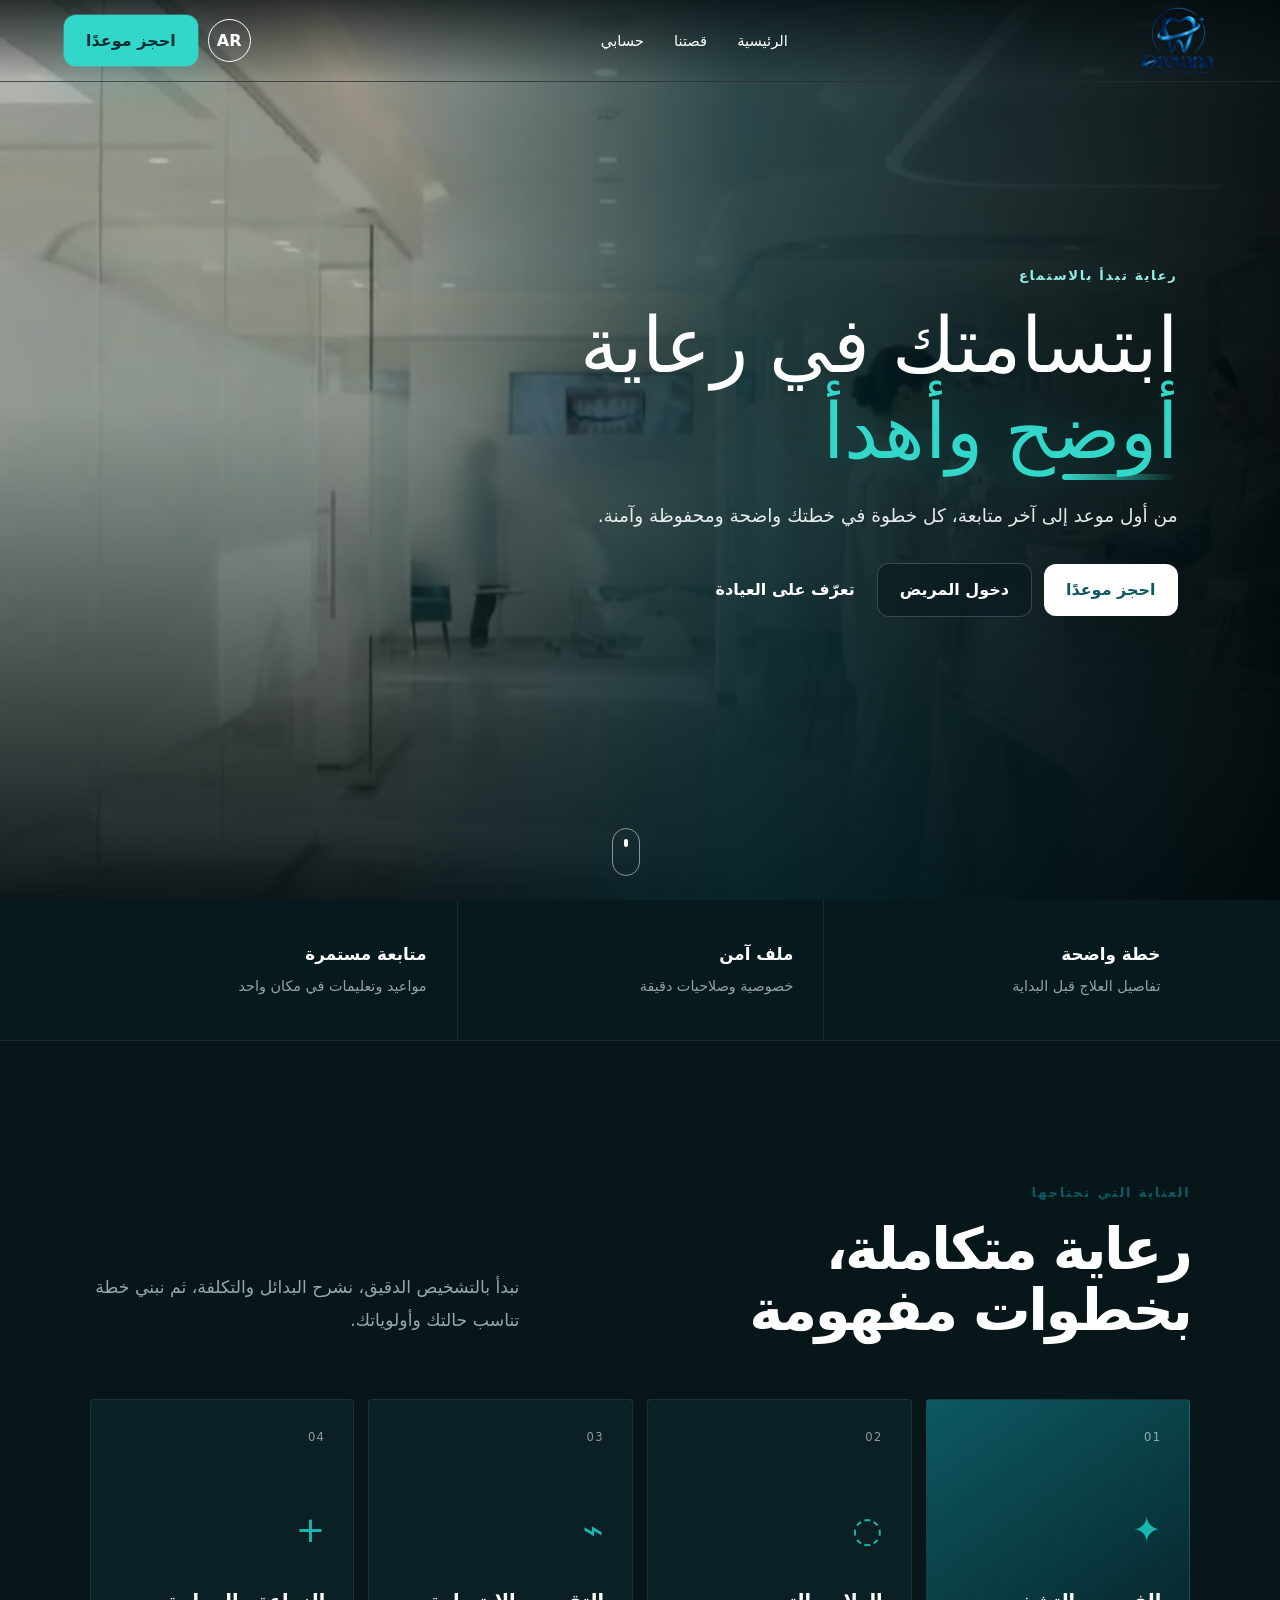
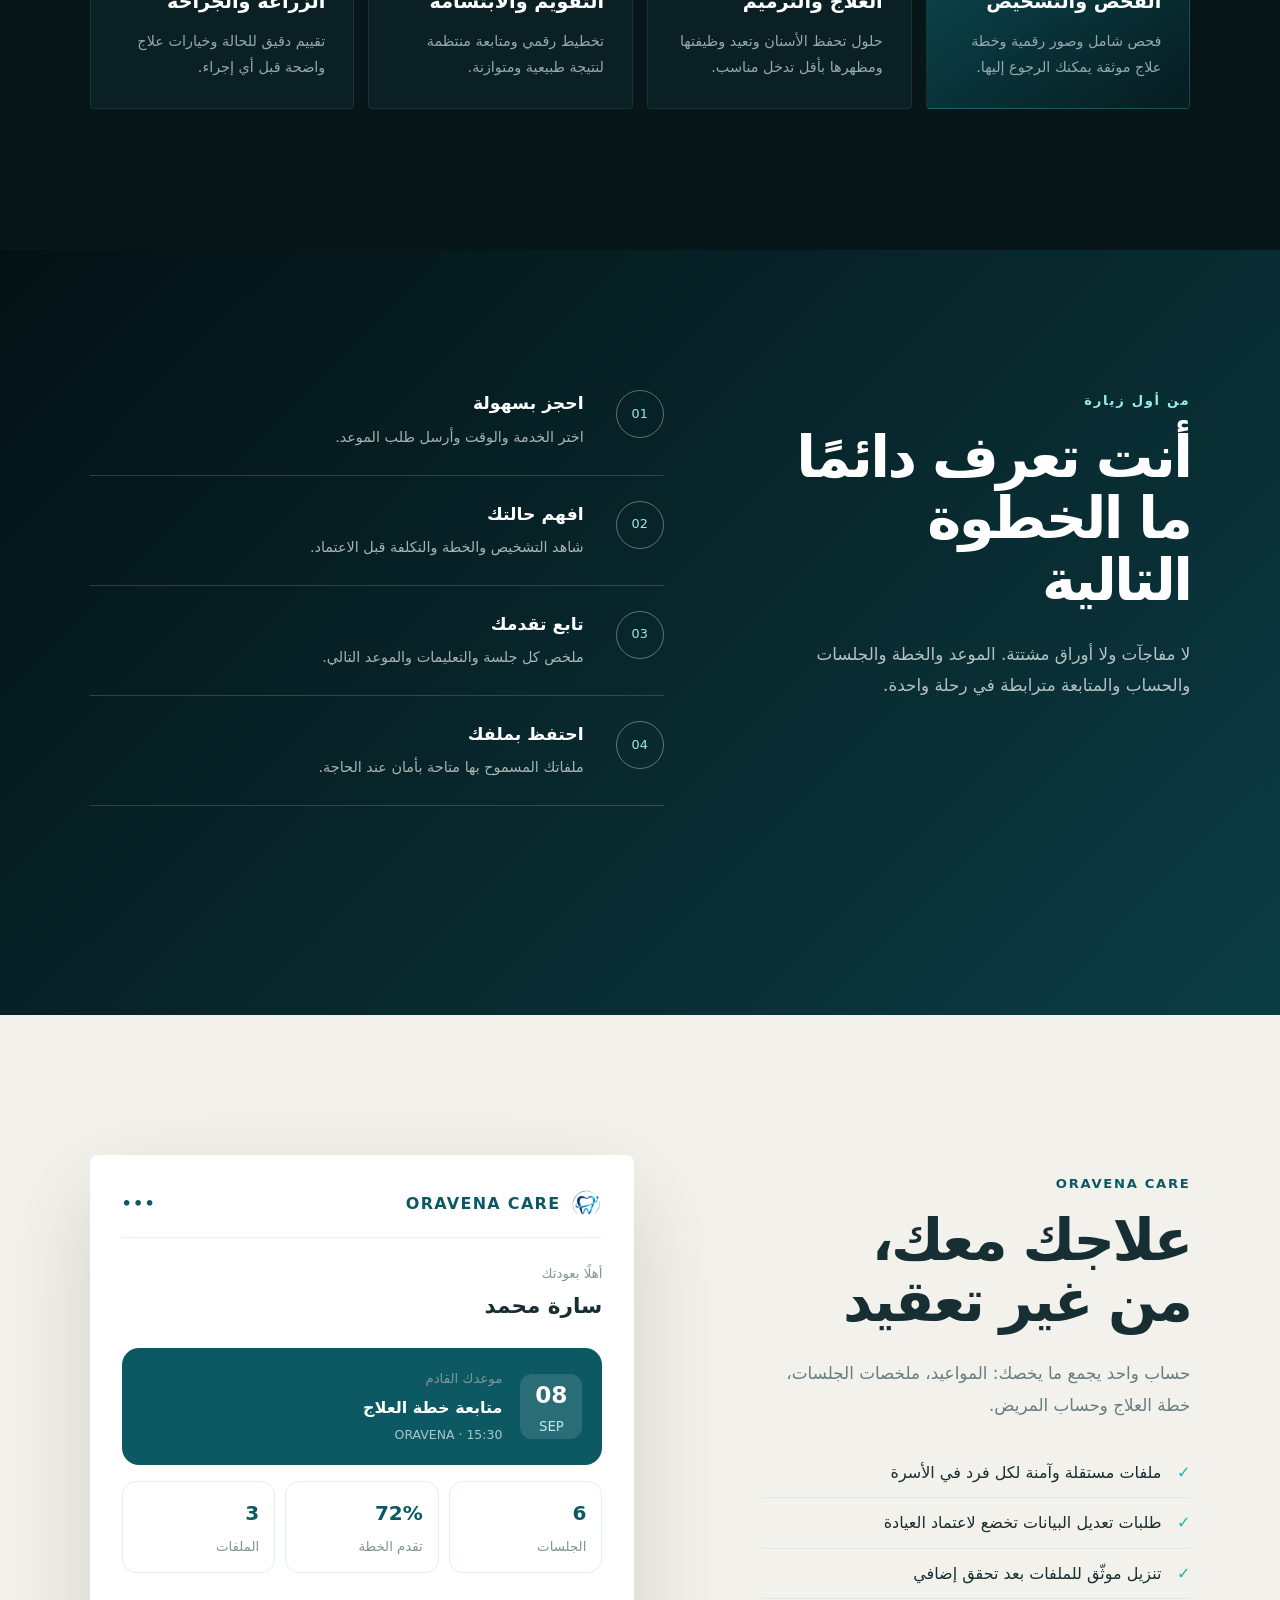
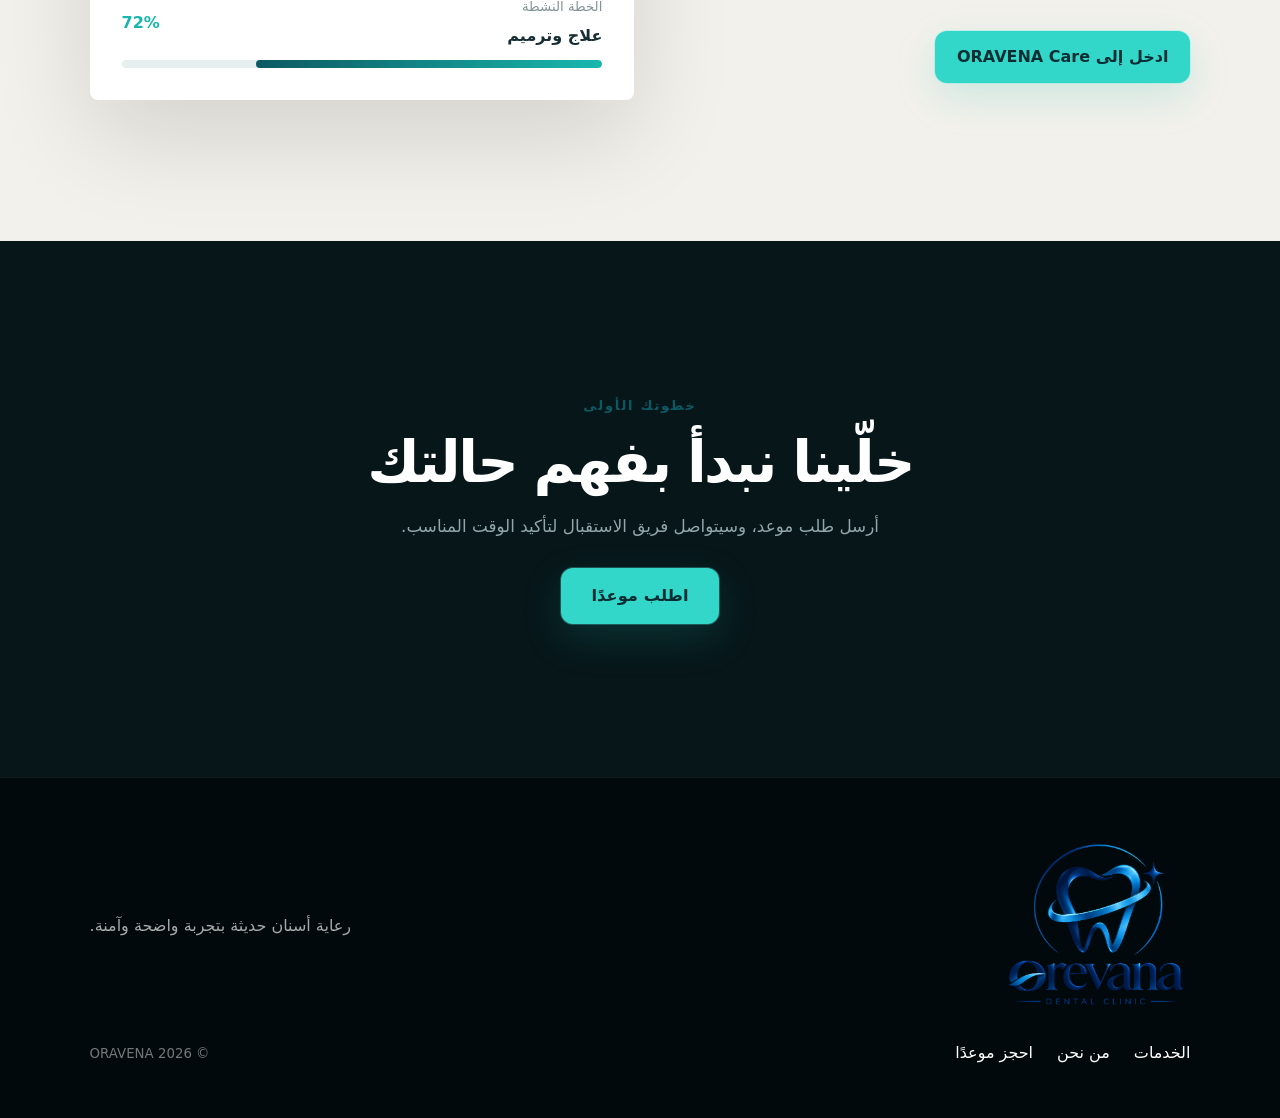
<file: index.html>
<!doctype html>
<html lang="ar" dir="rtl">
<head>
  <meta charset="utf-8">
  <meta name="viewport" content="width=device-width,initial-scale=1,viewport-fit=cover">
  <meta http-equiv="Content-Security-Policy" content="default-src 'self'; connect-src 'self' https://*.supabase.co; img-src 'self' data: blob:; media-src 'self' blob:; style-src 'self' 'unsafe-inline'; script-src 'self'; font-src 'self' data:; frame-src 'self' data: blob:; worker-src 'self'; object-src 'none'; base-uri 'self'; form-action 'self'">
  <meta name="referrer" content="no-referrer">
  <meta name="theme-color" content="#0d5963">
  <meta name="description" content="ORAVENA — رعاية أسنان حديثة، حجز مواعيد واضح، ومتابعة علاجية رقمية آمنة.">
  <meta name="mobile-web-app-capable" content="yes">
  <meta name="apple-mobile-web-app-capable" content="yes">
  <meta name="apple-mobile-web-app-title" content="ORAVENA">
  <title>ORAVENA</title>
  <link rel="icon" href="assets/oravena-icon-new.png" type="image/png">
  <link rel="apple-touch-icon" href="assets/oravena-icon-new.png">
  <link rel="manifest" href="manifest.webmanifest">
  <link rel="stylesheet" href="styles.css?v=28">
  <link rel="stylesheet" href="story.css?v=9">
  <link rel="stylesheet" href="cinematic.css?v=11">
</head>
<body class="cinematic-home">
  <section class="site-intro" id="siteIntro" aria-label="ORAVENA" aria-live="polite">
    <video id="siteIntroVideo" class="site-intro-video" autoplay muted playsinline preload="auto" aria-label="شعار ORAVENA المتحرك"></video>
    <button class="site-intro-skip" id="siteIntroSkip" type="button" data-i18n="introSkip" hidden>تخطي</button>
    <button class="site-intro-start" id="siteIntroStart" type="button" data-i18n="introStart" hidden>تشغيل المقدمة</button>
    <p class="site-intro-status" id="siteIntroStatus" role="status"></p>
  </section>
  <a class="skip-link" href="#main">انتقل إلى المحتوى</a>
  <header class="topbar" id="topbar">
    <a class="brand" href="#home" aria-label="ORAVENA - الرئيسية">
      <img src="assets/oravena-logo-new.png" alt="ORAVENA">
    </a>
    <nav class="desktop-nav" aria-label="التنقل الرئيسي">
      <a href="index.html" data-i18n="navHome">الرئيسية</a>
      <a href="about.html" data-i18n="navStory">قصتنا</a>
      <a class="account-link" href="login.html" data-i18n="navAccount">حسابي</a>
    </nav>
    <div class="header-actions">
      <button class="language-button" id="languageButton" type="button" aria-label="تغيير اللغة">AR</button>
      <a class="button button-glass desktop-only role-access" href="system.html" hidden>لوحة العمل</a>
      <button class="button button-primary desktop-only" data-open="bookingDialog" type="button" data-i18n="bookNow">احجز موعدًا</button>
      <button class="menu-button" id="menuButton" type="button" aria-expanded="false" aria-controls="mobileNav" aria-label="فتح القائمة">
        <span></span><span></span><span></span>
      </button>
    </div>
  </header>

  <nav class="mobile-nav" id="mobileNav" aria-label="التنقل على الهاتف" hidden>
    <a href="index.html" data-i18n="navHome">الرئيسية</a>
    <a href="about.html" data-i18n="navStory">قصتنا</a>
    <a class="account-link" href="login.html" data-i18n="navAccount">حسابي</a>
    <a class="button button-glass role-access" href="system.html" hidden>لوحة العمل</a>
    <button class="button button-primary" data-open="bookingDialog" type="button" data-i18n="bookNow">احجز موعدًا</button>
  </nav>

  <main id="main">
    <section class="hero" id="home" aria-labelledby="heroTitle">
      <video id="heroVideo" class="hero-media" autoplay muted playsinline poster="assets/oravena-video-poster.jpg" aria-label="فيديو استقبال ORAVENA" data-status="final" data-full-src="assets/oravena-welcome-full.mp4" data-short-src="assets/oravena-welcome-short.mp4">
        <source id="heroVideoSource" src="assets/oravena-welcome-full.mp4" type="video/mp4">
      </video>
      <div class="hero-scrim"></div>
      <div class="hero-content">
        <p class="eyebrow" data-i18n="heroEyebrow">رعاية تبدأ بالاستماع</p>
        <h1 id="heroTitle" data-i18n="heroTitle">ابتسامتك في رعاية<br><em>أوضح وأهدأ</em></h1>
        <p class="hero-copy" data-i18n="heroCopy">من أول موعد إلى آخر متابعة، كل خطوة في خطتك واضحة ومحفوظة وآمنة.</p>
        <div class="hero-actions">
          <button class="button button-light" data-open="bookingDialog" type="button" data-i18n="bookNow">احجز موعدًا</button>
          <a class="button button-glass account-link" href="login.html" data-i18n="patientLogin">دخول المريض</a>
          <a class="button button-link" href="about.html" data-i18n="meetClinic">تعرّف على العيادة</a>
        </div>
      </div>
      <a class="scroll-cue" href="#services" aria-label="استكشف الصفحة"><span></span></a>
    </section>

    <section class="promise-strip" aria-label="مبادئ الرعاية">
      <div><strong data-i18n="promise1Title">خطة واضحة</strong><span data-i18n="promise1Text">تفاصيل العلاج قبل البداية</span></div>
      <div><strong data-i18n="promise2Title">ملف آمن</strong><span data-i18n="promise2Text">خصوصية وصلاحيات دقيقة</span></div>
      <div><strong data-i18n="promise3Title">متابعة مستمرة</strong><span data-i18n="promise3Text">مواعيد وتعليمات في مكان واحد</span></div>
    </section>

    <section class="section services" id="services">
      <div class="section-heading">
        <div>
          <p class="eyebrow dark" data-i18n="servicesEyebrow">العناية التي تحتاجها</p>
          <h2 data-i18n="servicesTitle">رعاية متكاملة،<br>بخطوات مفهومة</h2>
        </div>
        <p data-i18n="servicesCopy">نبدأ بالتشخيص الدقيق، نشرح البدائل والتكلفة، ثم نبني خطة تناسب حالتك وأولوياتك.</p>
      </div>
      <div class="service-grid">
        <article class="service-card featured">
          <div class="service-number">01</div>
          <div class="service-icon" aria-hidden="true">✦</div>
          <h3 data-i18n="service1">الفحص والتشخيص</h3>
          <p data-i18n="service1Text">فحص شامل وصور رقمية وخطة علاج موثقة يمكنك الرجوع إليها.</p>
        </article>
        <article class="service-card">
          <div class="service-number">02</div>
          <div class="service-icon" aria-hidden="true">◌</div>
          <h3 data-i18n="service2">العلاج والترميم</h3>
          <p data-i18n="service2Text">حلول تحفظ الأسنان وتعيد وظيفتها ومظهرها بأقل تدخل مناسب.</p>
        </article>
        <article class="service-card">
          <div class="service-number">03</div>
          <div class="service-icon" aria-hidden="true">⌁</div>
          <h3 data-i18n="service3">التقويم والابتسامة</h3>
          <p data-i18n="service3Text">تخطيط رقمي ومتابعة منتظمة لنتيجة طبيعية ومتوازنة.</p>
        </article>
        <article class="service-card">
          <div class="service-number">04</div>
          <div class="service-icon" aria-hidden="true">+</div>
          <h3 data-i18n="service4">الزراعة والجراحة</h3>
          <p data-i18n="service4Text">تقييم دقيق للحالة وخيارات علاج واضحة قبل أي إجراء.</p>
        </article>
      </div>
    </section>

    <section class="section journey" id="journey">
      <div class="journey-intro">
        <p class="eyebrow" data-i18n="journeyEyebrow">من أول زيارة</p>
        <h2 data-i18n="journeyTitle">أنت تعرف دائمًا<br>ما الخطوة التالية</h2>
        <p data-i18n="journeyCopy">لا مفاجآت ولا أوراق مشتتة. الموعد والخطة والجلسات والحساب والمتابعة مترابطة في رحلة واحدة.</p>
      </div>
      <ol class="journey-steps">
        <li><span>01</span><div><strong data-i18n="step1">احجز بسهولة</strong><p data-i18n="step1Text">اختر الخدمة والوقت وأرسل طلب الموعد.</p></div></li>
        <li><span>02</span><div><strong data-i18n="step2">افهم حالتك</strong><p data-i18n="step2Text">شاهد التشخيص والخطة والتكلفة قبل الاعتماد.</p></div></li>
        <li><span>03</span><div><strong data-i18n="step3">تابع تقدمك</strong><p data-i18n="step3Text">ملخص كل جلسة والتعليمات والموعد التالي.</p></div></li>
        <li><span>04</span><div><strong data-i18n="step4">احتفظ بملفك</strong><p data-i18n="step4Text">ملفاتك المسموح بها متاحة بأمان عند الحاجة.</p></div></li>
      </ol>
    </section>

    <section class="section care" id="care">
      <div class="care-copy">
        <p class="eyebrow dark">ORAVENA CARE</p>
        <h2 data-i18n="careTitle">علاجك معك،<br>من غير تعقيد</h2>
        <p data-i18n="careCopy">حساب واحد يجمع ما يخصك: المواعيد، ملخصات الجلسات، خطة العلاج وحساب المريض.</p>
        <ul>
          <li data-i18n="carePoint1">ملفات مستقلة وآمنة لكل فرد في الأسرة</li>
          <li data-i18n="carePoint2">طلبات تعديل البيانات تخضع لاعتماد العيادة</li>
          <li data-i18n="carePoint3">تنزيل موثّق للملفات بعد تحقق إضافي</li>
        </ul>
        <a class="button button-primary account-link" href="login.html" data-i18n="enterCare">ادخل إلى ORAVENA Care</a>
      </div>
      <div class="care-preview" aria-label="معاينة حساب المريض">
        <div class="preview-top"><img src="assets/oravena-icon-new.png" alt=""><span>ORAVENA CARE</span><b>•••</b></div>
        <div class="preview-welcome"><small data-i18n="welcomeBack">أهلًا بعودتك</small><strong data-i18n="previewName">سارة محمد</strong></div>
        <div class="preview-appointment">
          <span class="date-block"><b>08</b><small>SEP</small></span>
          <div><small data-i18n="nextAppointment">موعدك القادم</small><strong data-i18n="appointmentType">متابعة خطة العلاج</strong><span>15:30 · ORAVENA</span></div>
        </div>
        <div class="preview-grid">
          <div><span>6</span><small data-i18n="sessions">الجلسات</small></div>
          <div><span>72%</span><small data-i18n="planProgress">تقدم الخطة</small></div>
          <div><span>3</span><small data-i18n="documents">الملفات</small></div>
        </div>
        <div class="preview-plan"><div><small data-i18n="activePlan">الخطة النشطة</small><strong data-i18n="planName">علاج وترميم</strong></div><span>72%</span></div>
        <div class="progress"><i></i></div>
      </div>
    </section>

    <section class="final-cta">
      <p class="eyebrow dark" data-i18n="ctaEyebrow">خطوتك الأولى</p>
      <h2 data-i18n="ctaTitle">خلّينا نبدأ بفهم حالتك</h2>
      <p data-i18n="ctaCopy">أرسل طلب موعد، وسيتواصل فريق الاستقبال لتأكيد الوقت المناسب.</p>
      <button class="button button-primary" data-open="bookingDialog" type="button" data-i18n="requestAppointment">اطلب موعدًا</button>
    </section>
  </main>

  <footer>
    <img src="assets/oravena-logo-new.png" alt="ORAVENA">
    <p data-i18n="footerText">رعاية أسنان حديثة بتجربة واضحة وآمنة.</p>
    <div><a href="#services" data-i18n="navServices">الخدمات</a><a href="about.html" data-i18n="navAbout">من نحن</a><button data-open="bookingDialog" type="button" data-i18n="bookNow">احجز موعدًا</button><button data-install-app type="button" hidden>تثبيت التطبيق</button></div>
    <small>© 2026 ORAVENA</small>
  </footer>

  <dialog id="bookingDialog" class="modal">
    <form id="bookingForm" method="dialog">
      <button class="modal-close" value="cancel" aria-label="إغلاق">×</button>
      <p class="eyebrow dark" data-i18n="bookingEyebrow">طلب موعد</p>
      <h2 data-i18n="bookingTitle">ابدأ بخطوة بسيطة</h2>
      <p class="modal-copy" data-i18n="bookingCopy">أرسل البيانات الأساسية وسيتواصل معك الاستقبال لتأكيد الموعد.</p>
      <label><span data-i18n="fullName">الاسم الكامل</span><input name="name" autocomplete="name" required></label>
      <label><span data-i18n="age">السن</span><input name="age" type="number" min="0" max="120" required></label>
      <div id="bookingServices" class="booking-services"><div class="booking-service-group"><label><span>الخدمة الرئيسية</span><select class="booking-service-parent" required></select></label><label><span>النوع</span><select class="booking-service-child" name="service" required></select></label></div></div>
      <button class="add-request" id="addBookingRequest" type="button" hidden>＋ إضافة طلب آخر</button>
      <button class="button button-primary full" type="submit" data-i18n="sendRequest">إرسال الطلب</button>
      <p class="form-status" id="bookingStatus" role="status"></p>
    </form>
  </dialog>

  <script src="supabase-config.js?v=23"></script>
  <script src="supabase-client.js?v=33"></script>
  <script src="app.js?v=28"></script>
  <script src="pwa.js?v=26"></script>
</body>
</html>
</file>
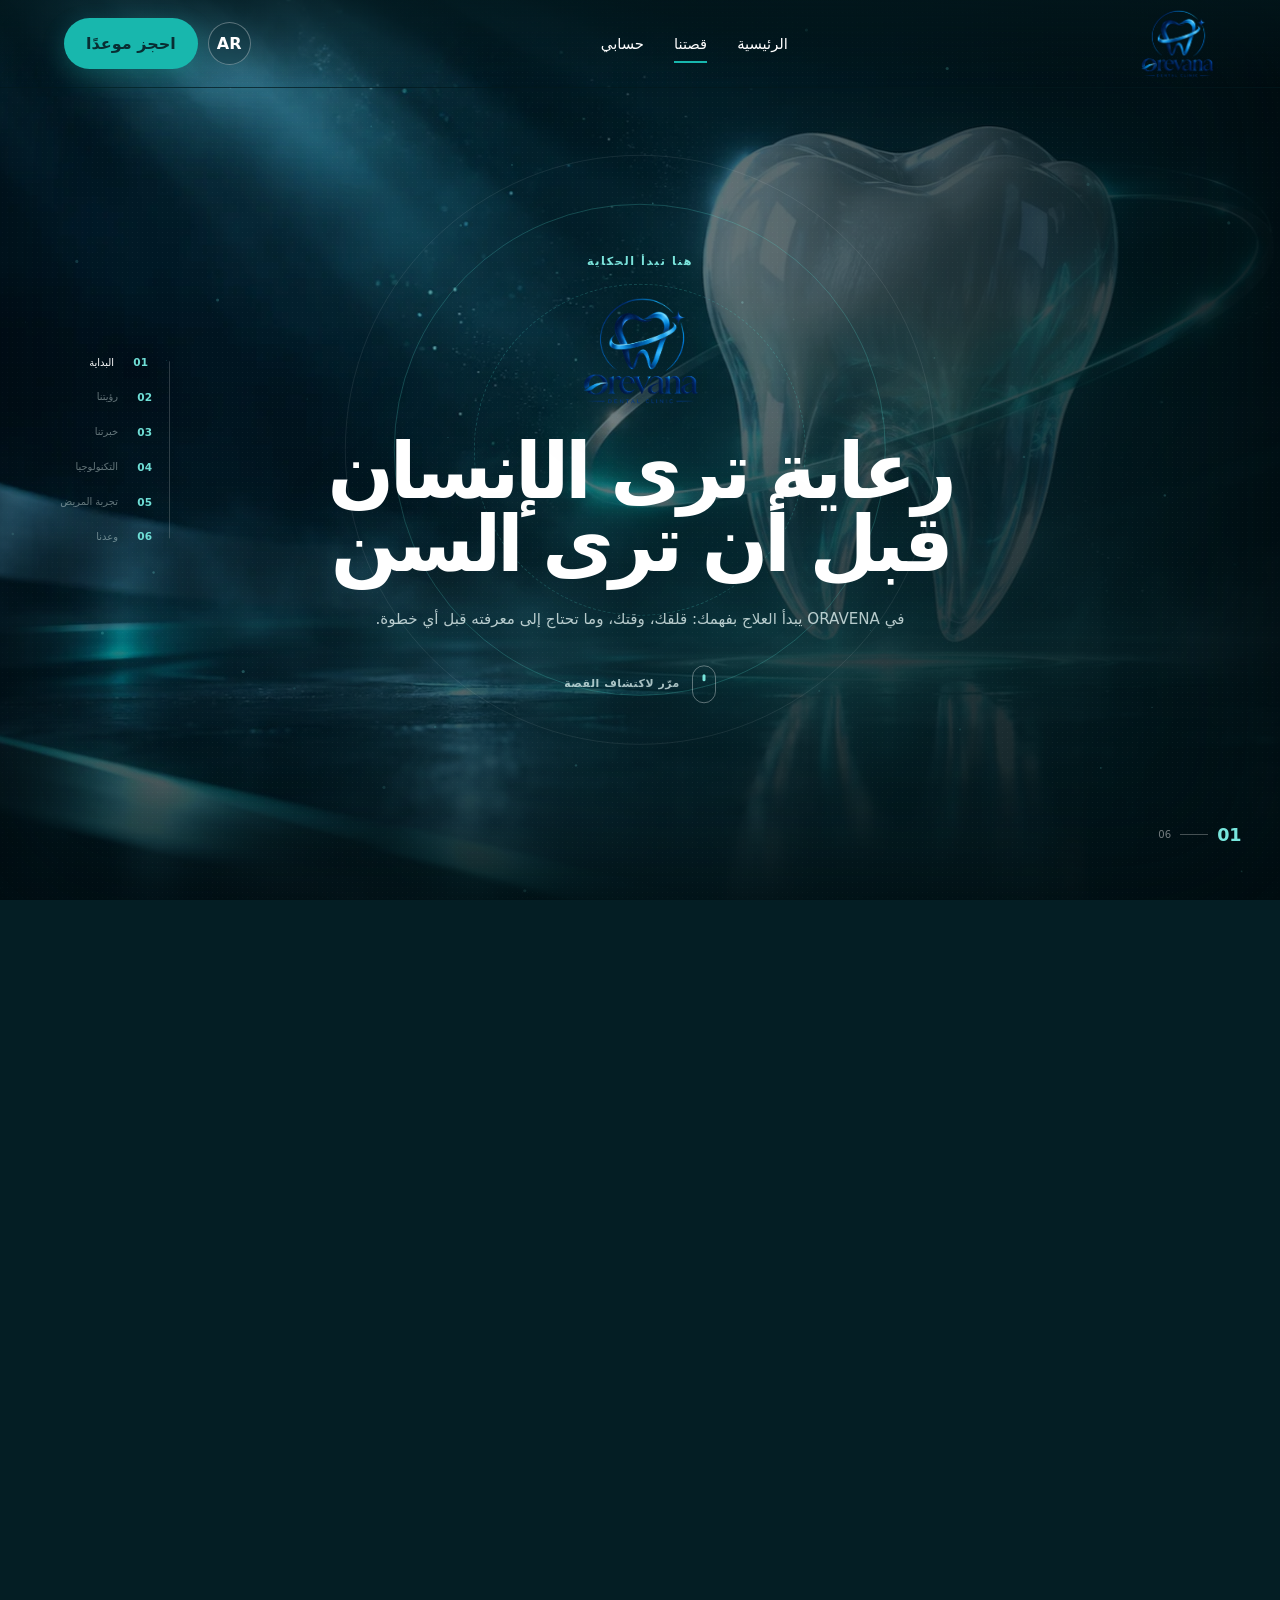
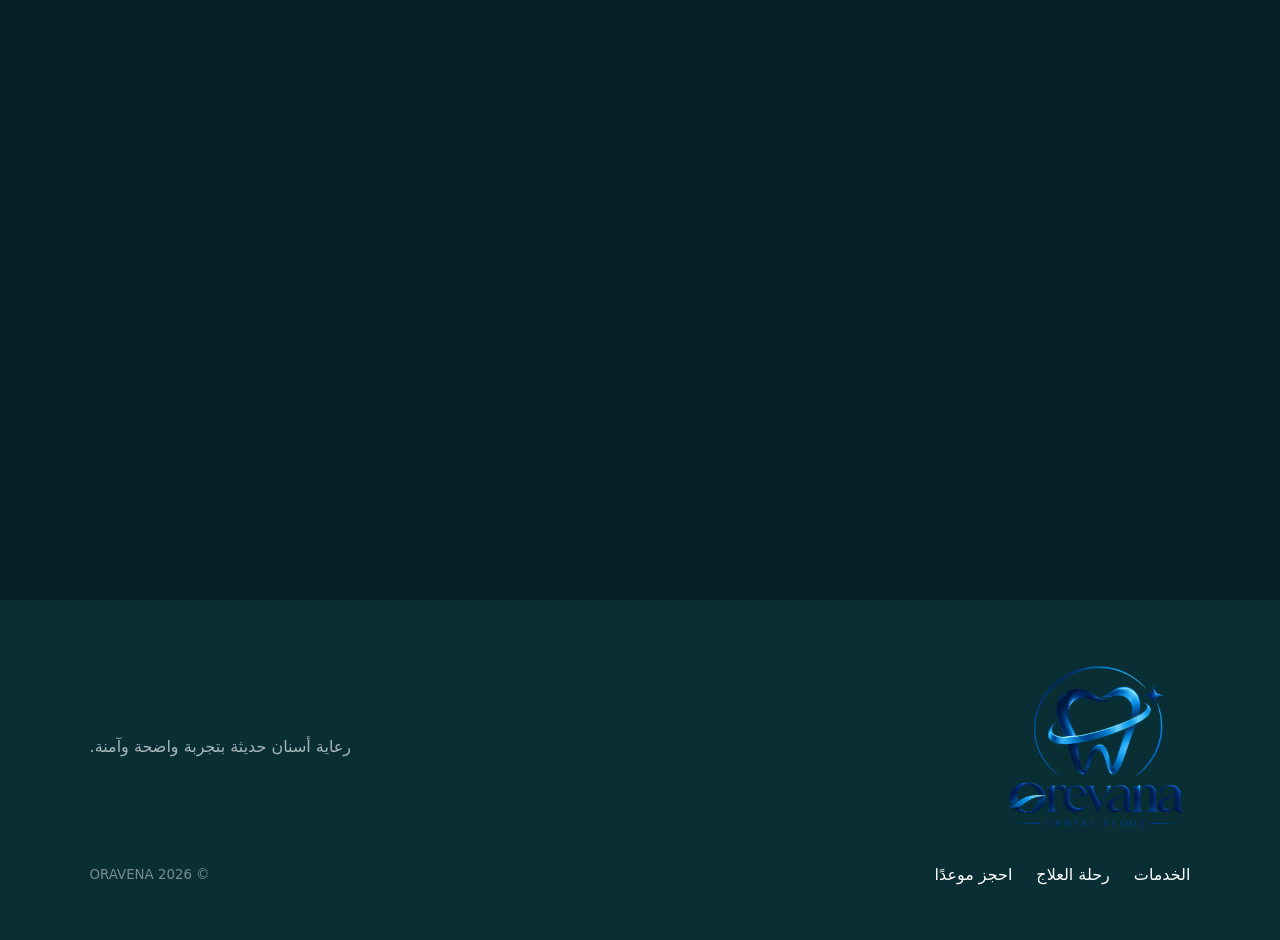
<file: about.html>
<!doctype html>
<html lang="ar" dir="rtl">
<head>
  <meta charset="utf-8">
  <meta name="viewport" content="width=device-width,initial-scale=1,viewport-fit=cover">
  <meta http-equiv="Content-Security-Policy" content="default-src 'self'; connect-src 'self' https://*.supabase.co; img-src 'self' data: blob:; media-src 'self' blob:; style-src 'self' 'unsafe-inline'; script-src 'self'; font-src 'self' data:; frame-src 'self' data: blob:; worker-src 'self'; object-src 'none'; base-uri 'self'; form-action 'self'">
  <meta name="referrer" content="no-referrer">
  <meta name="theme-color" content="#0d5963">
  <meta name="description" content="قصة ORAVENA وفلسفة الرعاية التي تجمع بين الدقة الطبية والتجربة الإنسانية.">
  <title>ORAVENA</title>
  <link rel="icon" href="assets/oravena-icon-new.png" type="image/png">
  <link rel="apple-touch-icon" href="assets/oravena-icon-new.png">
  <link rel="manifest" href="manifest.webmanifest">
  <link rel="stylesheet" href="styles.css?v=9">
  <link rel="stylesheet" href="story.css?v=35">
  <link rel="stylesheet" href="editorial.css?v=9">
</head>
<body class="subpage story-cinema">
  <a class="skip-link" href="#story">انتقل إلى القصة</a>
  <header class="topbar story-topbar">
    <a class="brand" href="index.html" aria-label="ORAVENA - الرئيسية"><img src="assets/oravena-logo-new.png" alt="ORAVENA"></a>
    <nav class="desktop-nav" aria-label="المداخل الرئيسية">
      <a href="index.html" data-i18n="navHome">الرئيسية</a>
      <a href="about.html" class="active" data-i18n="navStory">قصتنا</a>
      <a class="account-link" href="login.html" data-i18n="navAccount">حسابي</a>
    </nav>
    <div class="header-actions">
      <button class="language-button" id="languageButton" type="button" aria-label="تغيير اللغة">AR</button>
      <a class="button button-ghost desktop-only role-access" href="system.html" hidden>لوحة العمل</a>
      <a class="button button-primary desktop-only" href="index.html?booking=1" data-i18n="bookNow">احجز موعدًا</a>
      <button class="menu-button" id="menuButton" type="button" aria-expanded="false" aria-controls="mobileNav" aria-label="فتح القائمة"><span></span><span></span><span></span></button>
    </div>
  </header>
  <nav class="mobile-nav" id="mobileNav" aria-label="التنقل على الهاتف" hidden>
    <a href="index.html" data-i18n="navHome">الرئيسية</a>
    <a href="about.html" data-i18n="navStory">قصتنا</a>
    <a class="account-link" href="login.html" data-i18n="navAccount">حسابي</a>
    <a class="button button-ghost role-access" href="system.html" hidden>لوحة العمل</a>
    <a class="button button-primary" href="index.html?booking=1" data-i18n="bookNow">احجز موعدًا</a>
  </nav>

  <main id="story" class="orv-story" data-story-scroll>
    <div class="orv-story-stage" data-story-stage>
      <canvas class="orv-story-particles" data-story-particles aria-hidden="true"></canvas>
      <div class="orv-story-film" aria-hidden="true"></div>

      <section class="orv-story-scene orv-story-scene--beginning is-active" data-story-scene="0" aria-labelledby="storyScene01Title">
        <img class="orv-story-bg" src="assets/story/01-beginning.webp" alt="مجسم سن مضيء في مشهد سينمائي" fetchpriority="high" decoding="async">
        <div class="orv-story-shade"></div>
        <div class="orv-story-content orv-story-content--center">
          <span class="orv-story-kicker" data-i18n="scene1Kicker">هنا تبدأ الحكاية</span>
          <img class="orv-story-logo" src="assets/oravena-logo-new.png" alt="ORAVENA">
          <h1 id="storyScene01Title" data-i18n="scene1Title">رعاية ترى الإنسان<br>قبل أن ترى السن</h1>
          <p data-i18n="scene1Text">في ORAVENA يبدأ العلاج بفهمك: قلقك، وقتك، وما تحتاج إلى معرفته قبل أي خطوة.</p>
          <span class="orv-story-scroll-hint"><i></i><b data-i18n="scrollHint">مرّر لاكتشاف القصة</b></span>
        </div>
        <div class="orv-story-orbit" aria-hidden="true"><i></i><i></i><i></i></div>
      </section>

      <section class="orv-story-scene orv-story-scene--vision" data-story-scene="1" aria-labelledby="storyScene02Title" aria-hidden="true">
        <img class="orv-story-bg" src="assets/story/02-vision.webp" alt="أفق مستقبلي يعبر عن رؤية ORAVENA" loading="lazy" decoding="async">
        <div class="orv-story-shade"></div>
        <div class="orv-story-content">
          <span class="orv-story-kicker"><b>02</b><i data-i18n="scene2Kicker">رؤيتنا</i></span>
          <h2 id="storyScene02Title" data-i18n="scene2Title">طب أكثر وضوحًا.<br>تجربة أكثر إنسانية.</h2>
          <p data-i18n="scene2Text">نريد لكل مريض أن يرى الطريق كاملًا: تشخيص مفهوم، بدائل واضحة، وخطة يعرف أين تبدأ وإلى أين تصل.</p>
          <div class="orv-story-glass-row">
            <span data-i18n="visionPoint1">وضوح قبل القرار</span><span data-i18n="visionPoint2">خطة مترابطة</span><span data-i18n="visionPoint3">متابعة لا تنقطع</span>
          </div>
        </div>
        <div class="orv-story-horizon" aria-hidden="true"></div>
      </section>

      <section class="orv-story-scene orv-story-scene--expertise" data-story-scene="2" aria-labelledby="storyScene03Title" aria-hidden="true">
        <img class="orv-story-bg" src="assets/story/03-expertise.webp" alt="طبيب أسنان داخل عيادة ORAVENA الحديثة" loading="lazy" decoding="async">
        <div class="orv-story-shade"></div>
        <div class="orv-story-content">
          <span class="orv-story-kicker"><b>03</b><i data-i18n="scene3Kicker">خبرتنا</i></span>
          <h2 id="storyScene03Title" data-i18n="scene3Title">الدقة ليست لحظة.<br>إنها طريقة عمل.</h2>
          <p data-i18n="scene3Text">نقرأ التفاصيل، نشرح ما نراه، ونبني كل قرار على صورة كاملة لحالتك؛ لأن الخبرة الحقيقية تظهر في الخطوات الصغيرة.</p>
          <div class="orv-story-signals"><span><i></i><b data-i18n="expertisePoint1">تشخيص مدروس</b></span><span><i></i><b data-i18n="expertisePoint2">قرار مشترك</b></span><span><i></i><b data-i18n="expertisePoint3">تنفيذ دقيق</b></span></div>
        </div>
        <div class="orv-story-focus-frame" aria-hidden="true"><i></i><i></i><i></i><i></i></div>
      </section>

      <section class="orv-story-scene orv-story-scene--technology" data-story-scene="3" aria-labelledby="storyScene04Title" aria-hidden="true">
        <img class="orv-story-bg" src="assets/story/04-technology.webp" alt="تقنيات التصوير والمسح الرقمي في طب الأسنان" loading="lazy" decoding="async">
        <div class="orv-story-shade"></div>
        <div class="orv-story-content">
          <span class="orv-story-kicker"><b>04</b><i data-i18n="scene4Kicker">التكنولوجيا</i></span>
          <h2 id="storyScene04Title" data-i18n="scene4Title">تقنية تكشف التفاصيل.<br>ولا تخفي الإنسان.</h2>
          <p data-i18n="scene4Text">المسح الرقمي، التصوير الدقيق، وخريطة الأسنان التفاعلية أدوات تجعل المعلومة أوضح والعلاج أكثر قابلية للتوقع.</p>
          <div class="orv-story-tech-chips"><span data-i18n="techPoint1">تصوير رقمي</span><span data-i18n="techPoint2">خريطة تفاعلية</span><span data-i18n="techPoint3">سجل مترابط</span></div>
        </div>
        <div class="orv-story-scan" aria-hidden="true"><i></i><i></i></div>
      </section>

      <section class="orv-story-scene orv-story-scene--patient" data-story-scene="4" aria-labelledby="storyScene05Title" aria-hidden="true">
        <img class="orv-story-bg" src="assets/story/05-patient.webp" alt="حوار مطمئن بين الطبيب والمريض" loading="lazy" decoding="async">
        <div class="orv-story-shade"></div>
        <div class="orv-story-content orv-story-content--end">
          <span class="orv-story-kicker"><b>05</b><i data-i18n="scene5Kicker">تجربة المريض</i></span>
          <h2 id="storyScene05Title" data-i18n="scene5Title">الراحة تبدأ<br>حين تعرف ما يحدث.</h2>
          <p data-i18n="scene5Text">نستمع أولًا، نشرح بهدوء، ونبقي مواعيدك وخطتك وحسابك في رحلة واحدة؛ لتبقى مطمئنًا داخل العيادة وبعدها.</p>
          <blockquote data-i18n="patientQuote">«الثقة ليست وعدًا نقوله؛ بل تجربة يشعر بها المريض في كل زيارة.»</blockquote>
        </div>
        <div class="orv-story-pulse" aria-hidden="true"><i></i><i></i></div>
      </section>

      <section class="orv-story-scene orv-story-scene--promise" data-story-scene="5" aria-labelledby="storyScene06Title" aria-hidden="true">
        <img class="orv-story-bg" src="assets/story/06-promise.webp" alt="سن مضيء في ختام قصة ORAVENA" loading="lazy" decoding="async">
        <div class="orv-story-shade"></div>
        <div class="orv-story-content orv-story-content--center">
          <span class="orv-story-kicker"><b>06</b><i data-i18n="scene6Kicker">وعدنا</i></span>
          <img class="orv-story-logo orv-story-logo--final" src="assets/oravena-logo-new.png" alt="ORAVENA">
          <h2 id="storyScene06Title" data-i18n="scene6Title">دقة طبية.<br>وضوح إنساني.</h2>
          <p data-i18n="scene6Text">أن نحترم وقتك وخصوصيتك وحقك في الفهم، وأن تظل كل خطوة في علاجك واضحة ومحفوظة.</p>
          <div class="orv-story-actions"><a class="button button-primary" href="index.html?booking=1" data-i18n="bookNow">احجز موعدًا</a><a class="button button-ghost" href="index.html" data-i18n="backHome">العودة للرئيسية</a></div>
        </div>
        <div class="orv-story-finale-ring" aria-hidden="true"></div>
      </section>

      <nav class="orv-story-progress" aria-label="فصول قصة ORAVENA">
        <button class="is-active" type="button" data-story-go="0"><b>01</b><span data-i18n="progress1">البداية</span></button>
        <button type="button" data-story-go="1"><b>02</b><span data-i18n="progress2">رؤيتنا</span></button>
        <button type="button" data-story-go="2"><b>03</b><span data-i18n="progress3">خبرتنا</span></button>
        <button type="button" data-story-go="3"><b>04</b><span data-i18n="progress4">التكنولوجيا</span></button>
        <button type="button" data-story-go="4"><b>05</b><span data-i18n="progress5">تجربة المريض</span></button>
        <button type="button" data-story-go="5"><b>06</b><span data-i18n="progress6">وعدنا</span></button>
        <i class="orv-story-progress-line"><b data-story-progress-line></b></i>
      </nav>
      <div class="orv-story-counter" aria-hidden="true"><b data-story-counter>01</b><i></i><span>06</span></div>
    </div>
  </main>
  <footer>
    <img src="assets/oravena-logo-new.png" alt="ORAVENA">
    <p data-i18n="footerText">رعاية أسنان حديثة بتجربة واضحة وآمنة.</p>
    <div><a href="index.html#services" data-i18n="navServices">الخدمات</a><a href="index.html#journey" data-i18n="navJourney">رحلة العلاج</a><a href="index.html?booking=1" data-i18n="bookNow">احجز موعدًا</a></div>
    <small>© 2026 ORAVENA</small>
  </footer>
  <script src="supabase-config.js?v=23"></script>
  <script src="supabase-client.js?v=33"></script>
  <script src="about.js?v=35"></script>
  <script src="pwa.js?v=26"></script>
</body>
</html>
</file>
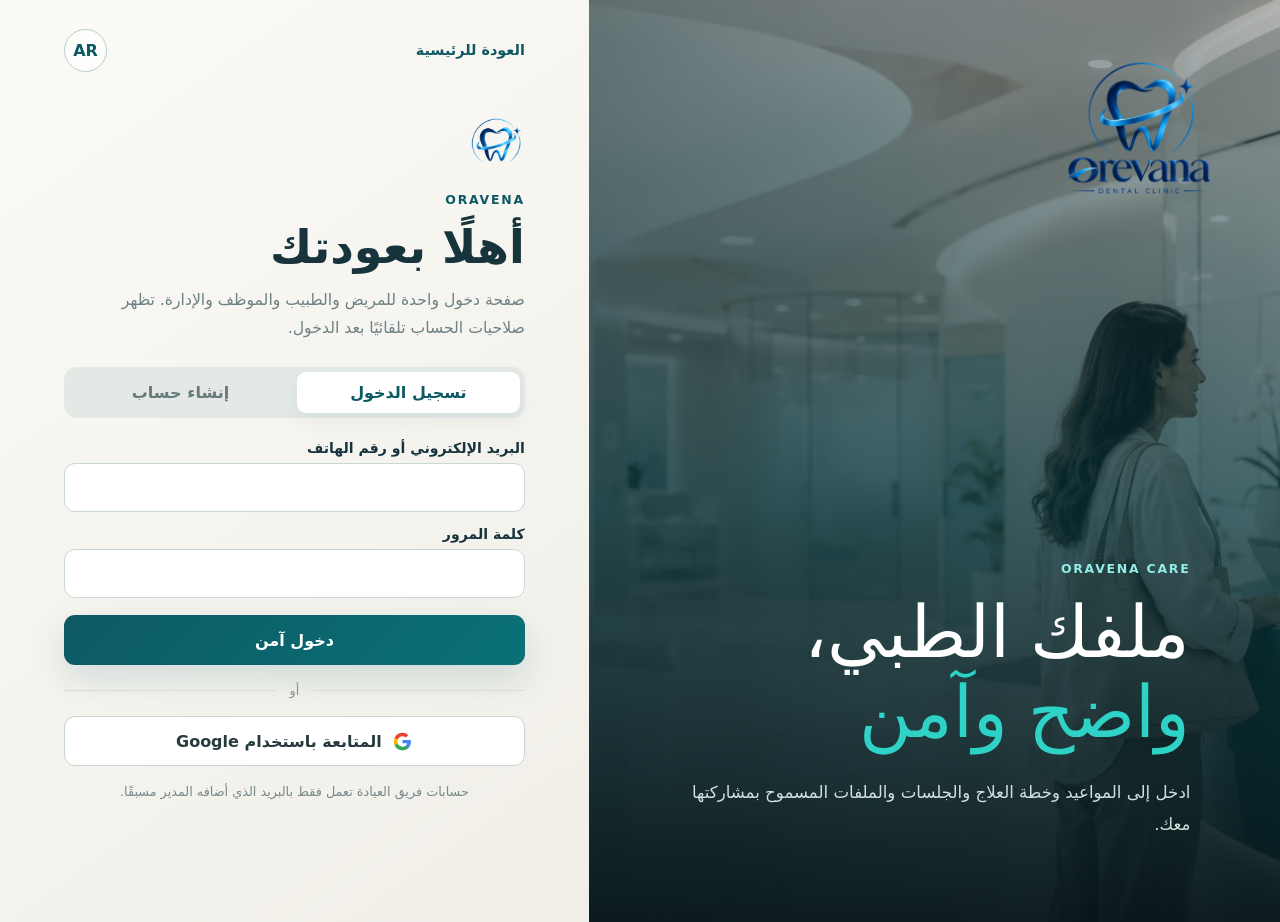
<file: login.html>
<!doctype html>
<html lang="ar" dir="rtl">
<head>
  <meta charset="utf-8">
  <meta name="viewport" content="width=device-width,initial-scale=1,viewport-fit=cover">
  <meta http-equiv="Cache-Control" content="no-store, no-cache, must-revalidate">
  <meta http-equiv="Pragma" content="no-cache">
  <meta http-equiv="Content-Security-Policy" content="default-src 'self'; connect-src 'self' https://*.supabase.co; img-src 'self' data: blob:; media-src 'self' blob:; style-src 'self' 'unsafe-inline'; script-src 'self'; font-src 'self' data:; frame-src 'self' data: blob:; worker-src 'self'; object-src 'none'; base-uri 'self'; form-action 'self'">
  <meta name="referrer" content="no-referrer">
  <meta name="theme-color" content="#071a1e">
  <meta name="description" content="تسجيل الدخول الآمن إلى حساب ORAVENA.">
  <title>ORAVENA</title>
  <link rel="icon" href="assets/oravena-icon-new.png" type="image/png">
  <link rel="apple-touch-icon" href="assets/oravena-icon-new.png">
  <link rel="manifest" href="manifest.webmanifest">
  <link rel="stylesheet" href="login.css">
</head>
<body>
  <main class="auth-shell">
    <section class="auth-visual" aria-label="ORAVENA">
      <img src="assets/oravena-hero.png" alt="استقبال ORAVENA">
      <div class="visual-shade"></div>
      <a class="auth-brand" href="index.html" aria-label="ORAVENA - الرئيسية"><img src="assets/oravena-logo-new.png" alt="ORAVENA"></a>
      <div class="visual-copy">
        <p class="eyebrow">ORAVENA CARE</p>
        <h1 data-i18n="visualTitle">ملفك الطبي،<br><em>واضح وآمن</em></h1>
        <p data-i18n="visualText">ادخل إلى المواعيد وخطة العلاج والجلسات والملفات المسموح بمشاركتها معك.</p>
      </div>
    </section>

    <section class="auth-panel">
      <header class="auth-top">
        <a href="index.html" class="back-link" data-i18n="backHome">العودة للرئيسية</a>
        <button class="language-button" id="languageButton" type="button" aria-label="تغيير اللغة">AR</button>
      </header>

      <div class="auth-card">
        <img class="auth-icon" src="assets/oravena-icon-new.png" alt="">
        <p class="eyebrow dark">ORAVENA</p>
        <h2 data-i18n="welcome">أهلًا بعودتك</h2>
        <p class="auth-intro" data-i18n="intro">صفحة دخول واحدة للمريض والطبيب والموظف والإدارة. تظهر صلاحيات الحساب تلقائيًا بعد الدخول.</p>

        <div class="auth-tabs" role="tablist" aria-label="خيارات الحساب">
          <button class="active" type="button" role="tab" aria-selected="true" data-view="signin" data-i18n="signInTab">تسجيل الدخول</button>
          <button type="button" role="tab" aria-selected="false" data-view="signup" data-i18n="signUpTab">إنشاء حساب</button>
        </div>

        <form id="signInForm" class="auth-form" data-auth-view="signin">
          <label><span data-i18n="identity">البريد الإلكتروني أو رقم الهاتف</span><input name="identity" autocomplete="username" required></label>
          <label><span data-i18n="password">كلمة المرور</span><input name="password" type="password" autocomplete="current-password" required></label>
          <button class="primary-action" type="submit" data-i18n="signIn">دخول آمن</button>
        </form>

        <form id="signUpForm" class="auth-form" data-auth-view="signup" hidden>
          <label><span data-i18n="fullName">الاسم الكامل</span><input name="fullName" autocomplete="name" required></label>
          <label><span data-i18n="email">البريد الإلكتروني</span><input name="email" type="email" autocomplete="email" required></label>
          <label><span data-i18n="phone">رقم الهاتف</span><input name="phone" type="tel" autocomplete="tel" required></label>
          <label><span data-i18n="newPassword">كلمة مرور جديدة</span><input name="password" type="password" minlength="8" autocomplete="new-password" required></label>
          <button class="primary-action" type="submit" data-i18n="createAccount">إنشاء الحساب</button>
        </form>

        <div class="auth-divider"><span data-i18n="or">أو</span></div>
        <button class="google-action" id="googleLogin" type="button">
          <svg viewBox="0 0 24 24" aria-hidden="true"><path fill="#4285F4" d="M21.6 12.23c0-.71-.06-1.4-.18-2.06H12v3.9h5.38a4.6 4.6 0 0 1-2 3.02v2.53h3.24c1.9-1.75 2.98-4.33 2.98-7.39Z"/><path fill="#34A853" d="M12 22c2.7 0 4.97-.9 6.62-2.38l-3.24-2.53c-.9.6-2.05.96-3.38.96-2.61 0-4.82-1.76-5.61-4.13H3.04v2.61A10 10 0 0 0 12 22Z"/><path fill="#FBBC05" d="M6.39 13.92A6.02 6.02 0 0 1 6.07 12c0-.67.12-1.32.32-1.92V7.47H3.04A10 10 0 0 0 2 12c0 1.61.38 3.14 1.04 4.53l3.35-2.61Z"/><path fill="#EA4335" d="M12 5.95c1.47 0 2.79.5 3.82 1.5l2.87-2.87A9.62 9.62 0 0 0 12 2a10 10 0 0 0-8.96 5.47l3.35 2.61C7.18 7.71 9.39 5.95 12 5.95Z"/></svg>
          <span data-i18n="google">المتابعة باستخدام Google</span>
        </button>

        <p class="role-note" data-i18n="roleNote">حسابات فريق العيادة تعمل فقط بالبريد الذي أضافه المدير مسبقًا.</p>
        <p class="auth-status" id="authStatus" role="status"></p>
      </div>
    </section>
  </main>
  <script src="supabase-config.js?v=23"></script>
  <script src="supabase-client.js?v=33"></script>
  <script src="login.js?v=27"></script>
  <script src="pwa.js?v=26"></script>
</body>
</html>
</file>
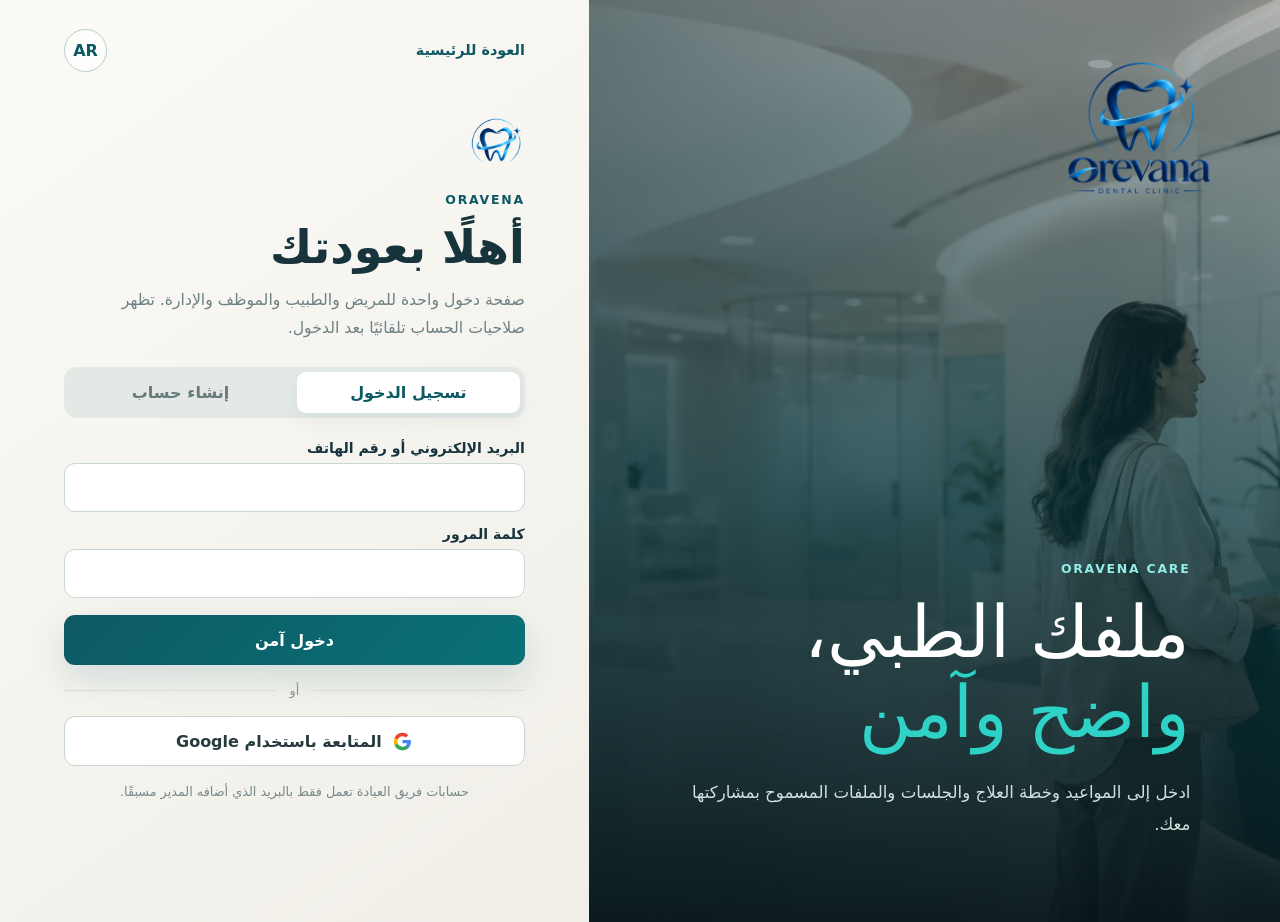
<file: system.html>
<!doctype html>
<html lang="ar" dir="rtl">
<head>
  <meta charset="utf-8">
  <meta name="viewport" content="width=device-width,initial-scale=1,viewport-fit=cover">
  <meta http-equiv="Cache-Control" content="no-store, no-cache, must-revalidate">
  <meta http-equiv="Pragma" content="no-cache">
  <meta http-equiv="Content-Security-Policy" content="default-src 'self'; connect-src 'self' https://*.supabase.co; img-src 'self' data: blob:; media-src 'self' blob:; style-src 'self' 'unsafe-inline'; script-src 'self'; font-src 'self' data:; frame-src 'self' data: blob:; worker-src 'self'; object-src 'none'; base-uri 'self'; form-action 'self'">
  <meta name="referrer" content="no-referrer">
  <meta name="theme-color" content="#0d5963">
  <meta name="mobile-web-app-capable" content="yes">
  <meta name="apple-mobile-web-app-capable" content="yes">
  <title>ORAVENA</title>
  <link rel="icon" href="assets/oravena-icon-new.png" type="image/png">
  <link rel="apple-touch-icon" href="assets/oravena-icon-new.png">
  <link rel="manifest" href="manifest.webmanifest">
  <link rel="stylesheet" href="dashboard.css?v=34">
  <link rel="stylesheet" href="editorial.css?v=12">
</head>
<body>
  <aside class="side" id="side">
    <a class="side-brand" href="index.html"><img src="assets/oravena-logo-new.png" alt="ORAVENA"></a>
    <div class="mode-tag">ORAVENA PRO</div>
    <nav id="sideNav" aria-label="أقسام النظام"></nav>
    <div class="side-foot"><button id="exportButton" type="button">تصدير تقرير PDF</button><a href="index.html">العودة للموقع</a></div>
  </aside>
  <button class="side-backdrop" id="sideBackdrop" type="button" aria-label="إغلاق القائمة" hidden></button>
  <header class="sys-top">
    <button class="hamburger" id="sideToggle" type="button" aria-label="فتح القائمة">☰</button>
    <div class="connection" id="connection"><i></i><span>متصل</span></div>
    <div class="top-actions">
      <span class="signed-user" id="signedUser"></span>
      <button id="settingsShortcut" class="secondary" type="button" hidden>⚙ الإعدادات</button>
      <button class="secondary" data-install-app type="button" hidden>تثبيت التطبيق</button>
      <button id="logoutButton" class="secondary" type="button">تسجيل الخروج</button>
      <button id="emergencyButton" class="emergency" type="button">الطوارئ</button>
      <button id="notificationsButton" class="icon-btn" type="button" aria-label="الإشعارات">🔔<b id="notificationCount">0</b></button>
    </div>
  </header>
  <main class="workspace">
    <div class="page-head">
      <div><p id="pageKicker">ORAVENA PRO</p><h1 id="pageTitle">لوحة المتابعة</h1></div>
      <div class="page-tools"><label class="search"><span>⌕</span><input id="globalSearch" type="search" placeholder="ابحث داخل القسم"></label><button id="primaryAction" class="primary" type="button">إضافة جديد</button></div>
    </div>
    <section id="content" class="content" aria-live="polite"></section>
  </main>

  <dialog id="editorDialog" class="dialog"><form id="editorForm"><button class="dialog-close" type="button" data-close="editorDialog">×</button><p class="dialog-kicker">ORAVENA</p><h2 id="editorTitle">إضافة سجل</h2><div id="editorFields" class="form-grid"></div><div class="dialog-actions"><button class="secondary" type="button" data-close="editorDialog">إلغاء</button><button class="primary" type="submit">حفظ</button></div></form></dialog>
  <dialog id="toothDialog" class="dialog"><form id="toothForm"><button class="dialog-close" type="button" data-close="toothDialog">×</button><p class="dialog-kicker">خريطة الأسنان ثلاثية الأبعاد</p><h2>السن رقم <span id="toothNumber"></span></h2><input id="toothId" type="hidden"><label>الحالة<select id="toothStatus"><option value="unknown">غير محدد</option><option value="healthy">سليم</option><option value="caries">تسوس</option><option value="filling_temporary">حشو مؤقت</option><option value="filling_permanent">حشو دائم</option><option value="root_canal">علاج عصب</option><option value="crown">تلبيسة</option><option value="treated">معالج</option><option value="missing">مفقود</option><option value="implant">زراعة</option><option value="planned">إجراء مخطط</option></select></label><label>مرحلة العلاج<input id="toothStage" placeholder="مثال: تنظيف القنوات"></label><label>ما يحتاجه السن<textarea id="toothNeeds" rows="3"></textarea></label><label>تاريخ العلاج والملاحظات<textarea id="toothNote" rows="4"></textarea></label><div class="dialog-actions"><button class="secondary" type="button" data-close="toothDialog">إلغاء</button><button class="primary" type="submit">حفظ تفاصيل السن</button></div></form></dialog>
  <dialog id="notificationsDialog" class="dialog small"><div class="dialog-body"><button class="dialog-close" type="button" data-close="notificationsDialog">×</button><p class="dialog-kicker">مركز التنبيهات</p><h2>الإشعارات</h2><div id="notificationsList"></div><button class="secondary full" id="readAllButton" type="button">تحديد الكل كمقروء</button></div></dialog>
  <dialog id="emergencyDialog" class="dialog small"><div class="dialog-body"><button class="dialog-close" type="button" data-close="emergencyDialog">×</button><p class="dialog-kicker danger">وصول طبي طارئ</p><h2>بطاقة الطوارئ</h2><div id="emergencyContent"></div><button class="primary full" id="recordEmergencyButton" type="button">تسجيل فتح البطاقة</button></div></dialog>
  <dialog id="invoiceDialog" class="dialog invoice-dialog"><div class="dialog-body"><button class="dialog-close" type="button" data-close="invoiceDialog">×</button><div id="invoiceContent"></div></div></dialog>
  <dialog id="resetDialog" class="dialog small reset-dialog"><div class="dialog-body"><button class="dialog-close" type="button" data-close="resetDialog">×</button><p class="dialog-kicker danger">إجراء لا يمكن التراجع عنه</p><h2>تصفير بيانات الموقع</h2><p class="muted">سيتم حذف جميع بيانات التشغيل والتجارب، مع الحفاظ على الحسابات والصلاحيات والإعدادات. اكتب <b>تصفير</b> للتأكيد.</p><label>كلمة التأكيد<input id="resetConfirmation" autocomplete="off" placeholder="اكتب: تصفير"></label><p id="resetStatus" class="form-status error" role="alert"></p><div class="dialog-actions"><button class="secondary" type="button" data-close="resetDialog">إلغاء</button><button class="danger-btn strong" id="confirmResetButton" type="button" disabled>تصفير البيانات نهائيًا</button></div></div></dialog>
  <input id="importInput" type="file" accept="application/json" hidden>
  <div id="toast" class="toast" role="status"></div>
  <script src="supabase-config.js?v=23"></script>
  <script src="supabase-client.js?v=33"></script>
  <script src="dashboard.js?v=34"></script>
  <script src="pwa.js?v=26"></script>
</body>
</html>
</file>
<file: styles.css>
:root{--teal:#0d5963;--aqua:#18b7ad;--ink:#17343d;--mist:#f5fafa;--white:#fff;--line:#dbe9e8;--danger:#d64545;--shadow:0 24px 70px rgba(13,89,99,.15);font-family:system-ui,-apple-system,"Segoe UI",Tahoma,Arial,sans-serif;color:var(--ink);background:var(--white);font-synthesis:none}
*{box-sizing:border-box}html{scroll-behavior:smooth}body{margin:0;overflow-x:hidden;background:#fff}button,input,select{font:inherit}button,a{-webkit-tap-highlight-color:transparent}a{color:inherit;text-decoration:none}.skip-link{position:fixed;top:-100px;right:20px;z-index:1000;background:#fff;padding:12px 18px;border-radius:10px}.skip-link:focus{top:20px}.topbar{height:88px;position:absolute;inset:0 0 auto;z-index:50;display:flex;align-items:center;justify-content:space-between;padding:0 clamp(24px,5vw,84px);color:#fff;border-bottom:1px solid rgba(255,255,255,.18)}.topbar.scrolled{position:fixed;background:rgba(255,255,255,.96);color:var(--ink);box-shadow:0 8px 30px rgba(13,89,99,.09);backdrop-filter:blur(16px);animation:drop .3s ease}.topbar.scrolled .brand img{filter:none}.brand img{width:188px;height:auto;display:block;filter:brightness(0) invert(1)}.desktop-nav{display:flex;gap:30px;font-size:.92rem}.desktop-nav a{position:relative;padding:12px 0}.desktop-nav a:after{content:"";position:absolute;right:0;bottom:4px;width:0;height:2px;background:var(--aqua);transition:.25s}.desktop-nav a:hover:after{width:100%}.header-actions{display:flex;align-items:center;gap:10px}.language-button{border:1px solid currentColor;border-radius:999px;background:transparent;color:inherit;width:43px;height:43px;cursor:pointer;font-weight:700}.button{border:0;border-radius:999px;padding:13px 22px;display:inline-flex;align-items:center;justify-content:center;gap:9px;cursor:pointer;font-weight:700;transition:transform .2s,box-shadow .2s,background .2s;white-space:nowrap}.button:hover{transform:translateY(-2px)}.button-primary{background:var(--aqua);color:#082e33;box-shadow:0 9px 24px rgba(24,183,173,.24)}.button-ghost{background:transparent;color:inherit;border:1px solid currentColor}.button-light{background:#fff;color:var(--teal);box-shadow:0 15px 35px rgba(0,0,0,.16)}.button-glass{background:rgba(255,255,255,.1);color:#fff;border:1px solid rgba(255,255,255,.5);backdrop-filter:blur(10px)}.button-link{color:#fff;padding-inline:10px}.menu-button{display:none;width:44px;height:44px;border:0;background:transparent;padding:10px;cursor:pointer}.menu-button span{display:block;height:2px;background:currentColor;margin:5px 0;border-radius:5px}.mobile-nav{position:fixed;z-index:45;top:74px;left:14px;right:14px;background:#fff;border-radius:18px;padding:18px;box-shadow:var(--shadow);color:var(--ink);display:grid;gap:8px}.mobile-nav[hidden]{display:none}.mobile-nav a{padding:12px}.hero{height:min(880px,100svh);min-height:690px;position:relative;display:flex;align-items:flex-end;color:#fff;overflow:hidden}.hero-media{position:absolute;inset:0;width:100%;height:100%;object-fit:cover}.hero-scrim{position:absolute;inset:0;background:linear-gradient(90deg,rgba(2,34,39,.74) 0%,rgba(7,53,59,.52) 38%,rgba(6,42,47,.08) 69%),linear-gradient(0deg,rgba(4,34,38,.42),transparent 50%)}html[dir="rtl"] .hero-scrim{background:linear-gradient(270deg,rgba(2,34,39,.78) 0%,rgba(7,53,59,.55) 38%,rgba(6,42,47,.08) 69%),linear-gradient(0deg,rgba(4,34,38,.42),transparent 50%)}.hero-content{position:relative;z-index:2;width:min(660px,84vw);margin:0 clamp(24px,8vw,130px) clamp(86px,12vh,126px)}.eyebrow{font-size:.82rem;letter-spacing:.13em;text-transform:uppercase;font-weight:800;color:#98ece6;margin:0 0 16px}.eyebrow.dark{color:var(--teal)}h1,h2,h3,p{margin-top:0}.hero h1{font-size:clamp(3rem,6vw,6.2rem);line-height:.98;letter-spacing:-.055em;margin-bottom:24px}.hero h1 em{font-style:normal;color:#8fe5df}.hero-copy{font-size:clamp(1rem,1.4vw,1.22rem);line-height:1.9;max-width:560px;color:rgba(255,255,255,.9);margin-bottom:30px}.hero-actions{display:flex;align-items:center;gap:12px;flex-wrap:wrap}.video-controls{position:absolute;z-index:3;left:clamp(20px,4vw,60px);bottom:32px;display:flex;gap:8px;direction:rtl}.video-controls button{height:42px;border:1px solid rgba(255,255,255,.35);background:rgba(3,43,48,.4);color:#fff;border-radius:999px;padding:0 14px;display:flex;gap:8px;align-items:center;cursor:pointer;backdrop-filter:blur(10px)}.video-controls svg{width:18px;height:18px;fill:none;stroke:currentColor;stroke-width:1.8;stroke-linecap:round;stroke-linejoin:round}.scroll-cue{position:absolute;z-index:3;right:50%;bottom:24px;width:28px;height:48px;border:1px solid rgba(255,255,255,.5);border-radius:20px}.scroll-cue span{width:4px;height:8px;background:#fff;border-radius:5px;position:absolute;top:10px;right:11px;animation:scroll 1.7s infinite}.promise-strip{display:grid;grid-template-columns:repeat(3,1fr);max-width:1180px;margin:-1px auto 0;padding:0 24px;border-bottom:1px solid var(--line)}.promise-strip div{padding:31px 30px;border-left:1px solid var(--line);display:grid;gap:7px}.promise-strip div:last-child{border:0}.promise-strip strong{color:var(--teal);font-size:1.05rem}.promise-strip span{color:#6a7e82;font-size:.9rem}.section{padding:clamp(80px,11vw,150px) clamp(24px,7vw,110px)}.section-heading{max-width:1240px;margin:0 auto 58px;display:grid;grid-template-columns:1.1fr .8fr;align-items:end;gap:80px}.section h2,.about h2,.final-cta h2{font-size:clamp(2.4rem,4.5vw,5rem);line-height:1.06;letter-spacing:-.045em;margin-bottom:0}.section-heading>p{font-size:1.08rem;line-height:1.9;color:#647a7e;margin-bottom:4px}.service-grid{max-width:1240px;margin:auto;display:grid;grid-template-columns:repeat(4,1fr);gap:14px}.service-card{min-height:310px;border:1px solid var(--line);padding:28px;display:flex;flex-direction:column;position:relative;transition:.3s;background:#fff}.service-card:hover{transform:translateY(-8px);box-shadow:var(--shadow);border-color:transparent}.service-card.featured{background:var(--teal);color:#fff;border-color:var(--teal)}.service-number{font-size:.72rem;letter-spacing:.12em;opacity:.55}.service-icon{font-size:2.2rem;color:var(--aqua);margin:auto 0 28px}.service-card h3{font-size:1.2rem;margin-bottom:12px}.service-card p{font-size:.9rem;line-height:1.75;color:#6c8084;margin:0}.service-card.featured p{color:rgba(255,255,255,.72)}.journey{background:var(--teal);color:#fff;display:grid;grid-template-columns:minmax(280px,.85fr) minmax(420px,1.15fr);gap:clamp(50px,8vw,130px)}.journey-intro{max-width:510px}.journey-intro p:last-child{color:rgba(255,255,255,.7);line-height:1.9;font-size:1.05rem;margin-top:28px}.journey-steps{list-style:none;padding:0;margin:0}.journey-steps li{display:grid;grid-template-columns:58px 1fr;gap:22px;padding:25px 0;border-bottom:1px solid rgba(255,255,255,.16)}.journey-steps li:first-child{padding-top:0}.journey-steps>li>span{width:48px;height:48px;border:1px solid rgba(255,255,255,.35);border-radius:50%;display:grid;place-items:center;color:#9be9e4;font-size:.8rem}.journey-steps strong{font-size:1.08rem}.journey-steps p{margin:7px 0 0;color:rgba(255,255,255,.65);line-height:1.7;font-size:.9rem}.care{background:var(--mist);display:grid;grid-template-columns:minmax(300px,.88fr) minmax(420px,1.12fr);gap:clamp(60px,10vw,150px);align-items:center}.care-copy{max-width:540px}.care-copy>p:not(.eyebrow){color:#667d80;font-size:1.05rem;line-height:1.9;margin:26px 0}.care-copy ul{list-style:none;padding:0;margin:0 0 32px}.care-copy li{padding:12px 29px 12px 0;position:relative;border-bottom:1px solid var(--line);line-height:1.6}.care-copy li:before{content:"✓";position:absolute;right:0;color:var(--aqua);font-weight:900}.care-preview{background:#fff;border-radius:28px;padding:24px;box-shadow:0 32px 90px rgba(13,89,99,.17);transform:rotate(-1.2deg);max-width:620px;justify-self:center;width:100%;border:8px solid rgba(255,255,255,.45)}.preview-top{display:flex;align-items:center;gap:10px;border-bottom:1px solid #e8f1f0;padding-bottom:18px;color:var(--teal);font-weight:800;letter-spacing:.08em}.preview-top img{width:32px}.preview-top b{margin-inline-start:auto}.preview-welcome{display:grid;gap:4px;margin:25px 0}.preview-welcome small,.preview-appointment small,.preview-plan small{color:#839497}.preview-welcome strong{font-size:1.35rem}.preview-appointment{padding:20px;background:var(--teal);color:#fff;border-radius:17px;display:flex;gap:18px;align-items:center}.preview-appointment>div{display:grid;gap:5px}.preview-appointment span:last-child{font-size:.78rem;color:rgba(255,255,255,.65)}.date-block{display:grid;place-items:center;background:rgba(255,255,255,.12);min-width:62px;height:65px;border-radius:12px}.date-block b{font-size:1.45rem}.date-block small{color:#b9ece8}.preview-grid{display:grid;grid-template-columns:repeat(3,1fr);gap:10px;margin:16px 0}.preview-grid div{border:1px solid #e5efee;border-radius:14px;padding:15px;display:grid;gap:7px}.preview-grid span{font-weight:800;font-size:1.25rem;color:var(--teal)}.preview-grid small{color:#829396}.preview-plan{display:flex;justify-content:space-between;align-items:center;margin:23px 0 12px}.preview-plan div{display:grid;gap:5px}.preview-plan>span{color:var(--aqua);font-weight:800}.progress{height:8px;background:#e4efee;border-radius:10px;overflow:hidden}.progress i{display:block;width:72%;height:100%;background:linear-gradient(90deg,var(--teal),var(--aqua));border-radius:10px}.about{min-height:660px;background:linear-gradient(135deg,#0b444c,#122f37);color:#fff;display:grid;grid-template-columns:1fr 1.15fr;align-items:center;overflow:hidden;position:relative;padding:80px clamp(24px,8vw,130px)}.about-mark{font-family:Georgia,serif;font-size:min(48vw,670px);line-height:.7;color:transparent;-webkit-text-stroke:1px rgba(135,224,217,.16);position:absolute;right:-4vw;top:55%;transform:translateY(-50%);user-select:none}.about-content{position:relative;z-index:2;grid-column:2;max-width:650px}.about-content p:not(.eyebrow){color:rgba(255,255,255,.72);font-size:1.07rem;line-height:2;margin:28px 0}.text-link{display:inline-flex;gap:12px;color:#9be9e4;font-weight:800;border-bottom:1px solid rgba(155,233,228,.35);padding-bottom:8px}.final-cta{text-align:center;padding:clamp(90px,12vw,160px) 24px;background:#fff}.final-cta h2{margin-bottom:20px}.final-cta>p:not(.eyebrow){color:#687f82;font-size:1.05rem;margin-bottom:28px}.final-cta .button{font-size:1.02rem;padding:15px 30px}footer{background:#092f35;color:#fff;padding:52px clamp(24px,7vw,110px);display:grid;grid-template-columns:1fr 1fr;align-items:center;gap:20px}footer>img{width:185px;filter:brightness(0) invert(1)}footer p{color:rgba(255,255,255,.65);text-align:end;margin:0}footer div{display:flex;gap:24px;align-items:center}footer div button{border:0;background:none;color:#fff;padding:0;cursor:pointer}footer small{text-align:end;color:rgba(255,255,255,.45)}.modal{width:min(540px,calc(100vw - 28px));border:0;border-radius:24px;padding:0;box-shadow:0 30px 100px rgba(0,0,0,.3)}.modal::backdrop{background:rgba(4,34,38,.72);backdrop-filter:blur(8px)}.modal form{padding:38px;position:relative}.modal-close{position:absolute;top:16px;left:16px;width:38px;height:38px;border-radius:50%;border:1px solid var(--line);background:#fff;color:var(--ink);font-size:1.4rem;cursor:pointer}.modal h2{font-size:2rem;margin:0 0 12px}.modal-copy{color:#6d8083;line-height:1.7;margin-bottom:24px}.modal label{display:grid;gap:7px;margin:14px 0;font-weight:700;font-size:.9rem}.modal input,.modal select{width:100%;border:1px solid #cedeDC;border-radius:12px;padding:13px 14px;background:#fbfdfd;color:var(--ink);outline:none}.modal input:focus,.modal select:focus{border-color:var(--aqua);box-shadow:0 0 0 3px rgba(24,183,173,.13)}.modal .full{width:100%;margin-top:12px}.modal-logo{width:55px;margin-bottom:16px}.form-status{min-height:24px;margin:16px 0 0;color:var(--teal);font-size:.88rem;text-align:center}.form-status.error{color:var(--danger)}@keyframes scroll{0%{opacity:0;transform:translateY(0)}35%{opacity:1}100%{opacity:0;transform:translateY(17px)}}@keyframes drop{from{transform:translateY(-100%)}to{transform:none}}@media(max-width:1000px){.desktop-nav{display:none}.menu-button{display:block}.desktop-only{display:none}.topbar{height:74px}.brand img{width:155px}.hero{min-height:650px}.hero-content{margin-bottom:105px}.promise-strip{padding:0}.service-grid{grid-template-columns:repeat(2,1fr)}.journey,.care{grid-template-columns:1fr}.care-copy{max-width:680px}.care-preview{max-width:680px}.about{grid-template-columns:1fr}.about-content{grid-column:1;max-width:690px}.about-mark{right:auto;left:-5vw}.scroll-cue{display:none}}@media(max-width:640px){.topbar{padding:0 18px}.language-button{width:39px;height:39px}.hero{height:760px}.hero-scrim{background:linear-gradient(0deg,rgba(3,39,44,.9) 0%,rgba(5,51,57,.48) 58%,rgba(5,51,57,.1) 100%)!important}.hero-media{object-position:66% center}.hero-content{width:auto;margin:0 22px 118px}.hero h1{font-size:3.25rem}.hero-copy{font-size:.98rem;line-height:1.75}.hero-actions{align-items:stretch}.hero-actions .button{flex:1 1 calc(50% - 8px);padding-inline:13px}.hero-actions .button-link{flex-basis:100%}.video-controls{right:20px;left:auto;bottom:26px}.video-controls span{display:none}.video-controls button{width:42px;padding:0;justify-content:center}.promise-strip{grid-template-columns:1fr}.promise-strip div{border-left:0;border-bottom:1px solid var(--line);padding:20px 24px}.promise-strip div:last-child{border-bottom:0}.section{padding:80px 22px}.section-heading{grid-template-columns:1fr;gap:24px;margin-bottom:38px}.section h2,.about h2,.final-cta h2{font-size:2.7rem}.service-grid{grid-template-columns:1fr}.service-card{min-height:245px}.journey{gap:50px}.journey-steps li{grid-template-columns:48px 1fr}.care{gap:48px}.care-preview{padding:14px;border-radius:22px}.preview-grid div{padding:11px}.preview-appointment{padding:15px}.about{padding:90px 22px;min-height:650px}.about-mark{font-size:120vw}footer{grid-template-columns:1fr;text-align:center}footer>img{margin:auto}footer p,footer small{text-align:center}footer div{justify-content:center;flex-wrap:wrap}.modal form{padding:32px 22px}.modal-close{top:12px;left:12px}}@media(prefers-reduced-motion:reduce){html{scroll-behavior:auto}*,*:before,*:after{animation-duration:.01ms!important;animation-iteration-count:1!important;transition-duration:.01ms!important}.hero-media{display:none}.hero{background:url('assets/oravena-hero.png') center/cover no-repeat}}
.staff-login-link{border:0;background:transparent;color:inherit;font:inherit;cursor:pointer;padding:8px}.staff-login-link:hover{color:#18b7ad}.modal textarea{width:100%;resize:vertical;min-height:88px;border:1px solid #cbdcdd;border-radius:12px;padding:12px;font:inherit}.header-actions .button-glass{border-color:#0d5963;color:#0d5963;background:#fff}
/* New Orevana visual identity */
.brand img{width:auto!important;height:78px!important;filter:none!important;object-fit:contain}.topbar.scrolled .brand img{filter:none!important}footer>img{width:190px;height:auto;filter:none!important}.preview-top img{object-fit:contain}
@media(max-width:1000px){.brand img{height:64px!important}}
.auth-divider{display:flex;align-items:center;gap:12px;color:#829396;font-size:.82rem;margin:15px 0 2px}.auth-divider:before,.auth-divider:after{content:"";height:1px;background:#dce8e7;flex:1}.google-login{background:#fff;color:#243235;border:1px solid #cad9d8;box-shadow:0 7px 18px rgba(13,89,99,.08)}.google-login:hover{border-color:#9dbab8;box-shadow:0 10px 24px rgba(13,89,99,.13)}.google-login svg{width:20px;height:20px;flex:0 0 auto}
body{line-height:1.6}textarea{font:inherit}.role-access[hidden]{display:none!important}
/* Full-screen logo intro: first visit is mandatory, later visits can skip. */
body.intro-active{overflow:hidden}
.site-intro{position:fixed;inset:0;z-index:10000;background:#07152b;display:grid;place-items:center;overflow:hidden;opacity:1;transition:opacity .5s ease,visibility .5s ease}
.site-intro[hidden]{display:none}
.site-intro.is-closing{opacity:0;visibility:hidden;pointer-events:none}
.site-intro-video{position:absolute;inset:0;width:100%;height:100%;object-fit:cover;object-position:center;background:#07152b}
.site-intro-skip{position:absolute;z-index:2;inset-inline-end:max(22px,env(safe-area-inset-right));top:max(22px,env(safe-area-inset-top));min-width:92px;padding:11px 20px;border:1px solid rgba(255,255,255,.48);border-radius:999px;background:rgba(4,24,48,.5);color:#fff;font-weight:800;cursor:pointer;backdrop-filter:blur(14px);box-shadow:0 10px 30px rgba(0,0,0,.22);transition:transform .2s,background .2s}
.site-intro-skip:hover{transform:translateY(-2px);background:rgba(4,24,48,.78)}
.site-intro-skip:focus-visible{outline:3px solid #68d9ff;outline-offset:3px}
.site-intro-start{position:relative;z-index:3;border:1px solid rgba(255,255,255,.55);border-radius:999px;background:rgba(4,24,48,.72);color:#fff;padding:13px 24px;font-weight:800;cursor:pointer;backdrop-filter:blur(14px);box-shadow:0 14px 36px rgba(0,0,0,.3)}
.site-intro-start:focus-visible{outline:3px solid #68d9ff;outline-offset:3px}
.site-intro-status{position:absolute;z-index:2;bottom:max(24px,env(safe-area-inset-bottom));left:50%;transform:translateX(-50%);color:#fff;text-align:center;width:min(90vw,520px);text-shadow:0 2px 12px #000;margin:0}
@media(max-width:640px){.site-intro-video{object-fit:cover}.site-intro-skip{top:max(16px,env(safe-area-inset-top));inset-inline-end:max(16px,env(safe-area-inset-right));min-width:82px;padding:9px 17px}}
/* Phone-sized cinematic video framing */
@media(max-width:640px){.cinematic-home .hero{height:100svh!important;min-height:680px!important}.cinematic-home .hero-media{inset:0!important;top:0!important;width:100%!important;height:100%!important;object-fit:cover!important;object-position:center center!important;transform:translateY(var(--cinematic-shift,0)) scale(1.01)!important}}
.booking-services{display:grid;gap:12px}.additional-booking-request>div{display:flex;gap:8px}.additional-booking-request select{flex:1}.add-request{width:100%;margin-top:4px;padding:11px;border:1px dashed var(--aqua);border-radius:12px;background:#f2fbfa;color:var(--teal);font-weight:800;cursor:pointer}.remove-request{width:42px;flex:0 0 42px;border:1px solid #efcccc;border-radius:10px;background:#fff4f4;color:var(--danger);font-size:1.2rem;cursor:pointer}
.booking-service-group{display:grid;grid-template-columns:1fr 1fr;gap:12px;position:relative;padding:14px;border:1px solid rgba(13,89,99,.14);border-radius:14px;background:#f8fbfb}.booking-service-group label{margin:0}.booking-service-group .remove-request{position:absolute;top:-9px;left:-9px;width:28px;height:28px;border-radius:50%;border:0;background:#d64545;color:#fff}.booking-services{display:grid;gap:12px}@media(max-width:620px){.booking-service-group{grid-template-columns:1fr}}
</file>
<file: story.css>
/* Shared role-first navigation — unchanged contract */
.desktop-nav .nav-entry{position:relative;padding:12px 0;border:0;background:transparent;color:inherit;font:inherit;cursor:pointer}.desktop-nav .nav-entry:after{content:"";position:absolute;right:0;bottom:4px;width:0;height:2px;background:var(--aqua);transition:.25s}.desktop-nav .nav-entry:hover:after,.desktop-nav a.active:after{width:100%}.mobile-nav .nav-entry{border:0;background:transparent;color:inherit;text-align:inherit;padding:12px;font:inherit;cursor:pointer}

/* ORAVENA V35 — isolated scroll-driven cinematic story */
.story-cinema{overflow-x:hidden;background:#041e24;color:#fff}.story-cinema .story-topbar{position:absolute;z-index:80;background:linear-gradient(180deg,rgba(2,24,29,.72),transparent);border-bottom-color:transparent}.story-cinema .story-topbar .desktop-nav a,.story-cinema .story-topbar .language-button,.story-cinema .story-topbar .menu-button{color:#fff}.story-cinema .story-topbar .language-button{border-color:rgba(255,255,255,.32);background:rgba(4,35,41,.25);backdrop-filter:blur(12px)}
.orv-story{position:relative;height:600svh;background:#041e24}.orv-story-stage{--orv-pointer-x:0;--orv-pointer-y:0;position:sticky;top:0;height:100svh;min-height:620px;overflow:hidden;isolation:isolate;background:#041e24;color:#fff}.orv-story-stage:after{content:"";position:absolute;z-index:40;inset:0;pointer-events:none;box-shadow:inset 0 0 150px rgba(0,9,12,.72)}
.orv-story-particles{position:absolute;z-index:22;inset:0;width:100%;height:100%;pointer-events:none;mix-blend-mode:screen}.orv-story-film{position:absolute;z-index:39;inset:-50%;pointer-events:none;opacity:.12;background-image:radial-gradient(circle,rgba(255,255,255,.4) 0 .55px,transparent .7px);background-size:5px 5px;animation:orvStoryGrain .35s steps(2) infinite}
.orv-story-scene{--orv-scene-opacity:0;--orv-scene-y:8vh;--orv-scene-scale:1.075;--orv-scene-blur:10px;--orv-content-x:34px;position:absolute;z-index:1;inset:0;overflow:hidden;opacity:var(--orv-scene-opacity);transform:translate3d(0,var(--orv-scene-y),0);filter:blur(var(--orv-scene-blur));pointer-events:none;will-change:opacity,transform,filter}.orv-story-scene.is-active{z-index:2;pointer-events:auto}.orv-story-bg{position:absolute;inset:-4%;width:108%;height:108%;object-fit:cover;transform:translate3d(calc(var(--orv-pointer-x)*-9px),calc(var(--orv-pointer-y)*-7px),0) scale(var(--orv-scene-scale));will-change:transform}.orv-story-shade{position:absolute;z-index:2;inset:0;background:linear-gradient(90deg,rgba(1,17,21,.9) 0%,rgba(2,28,34,.61) 45%,rgba(2,24,29,.15) 76%),linear-gradient(0deg,rgba(1,17,21,.82),transparent 60%)}html[dir="rtl"] .orv-story-shade{background:linear-gradient(270deg,rgba(1,17,21,.9) 0%,rgba(2,28,34,.61) 45%,rgba(2,24,29,.15) 76%),linear-gradient(0deg,rgba(1,17,21,.82),transparent 60%)}
.orv-story-content{position:absolute;z-index:8;inset-inline-start:clamp(36px,9vw,150px);top:50%;width:min(690px,62vw);transform:translate3d(var(--orv-content-x),-43%,0);will-change:transform}.orv-story-content--end{inset-inline-start:auto;inset-inline-end:clamp(36px,9vw,150px)}.orv-story-content--center{inset-inline:50% auto;width:min(860px,82vw);text-align:center;transform:translate3d(calc(-50% + var(--orv-content-x)),-43%,0)}html[dir="rtl"] .orv-story-content--center{transform:translate3d(calc(50% + var(--orv-content-x)),-43%,0)}
.orv-story-kicker{display:flex;align-items:center;gap:12px;margin-bottom:18px;color:#7be4dc;font-size:.7rem;font-weight:900;letter-spacing:.14em;text-transform:uppercase}.orv-story-kicker b{display:grid;place-items:center;width:38px;height:38px;border:1px solid rgba(123,228,220,.38);border-radius:50%;font-size:.68rem}.orv-story-kicker i{font-style:normal}.orv-story-content--center .orv-story-kicker{justify-content:center}.orv-story-content h1,.orv-story-content h2{margin:0;color:#fff;font-size:clamp(3.15rem,6.1vw,7rem);font-weight:760;line-height:.93;letter-spacing:-.055em;text-wrap:balance;text-shadow:0 18px 48px rgba(0,13,17,.26)}.orv-story-content h2{font-size:clamp(3rem,5.6vw,6.3rem)}html[lang="tr"] .orv-story-content h1,html[lang="tr"] .orv-story-content h2,html[lang="en"] .orv-story-content h1,html[lang="en"] .orv-story-content h2{font-size:clamp(2.65rem,5vw,5.8rem);letter-spacing:-.045em}.orv-story-content>p{max-width:650px;margin:25px 0 0;color:rgba(236,251,250,.76);font-size:clamp(.92rem,1.18vw,1.1rem);line-height:1.9;text-wrap:pretty}.orv-story-content--center>p{margin-inline:auto}.orv-story-logo{display:block;width:clamp(150px,17vw,255px);max-height:124px;margin:0 auto 22px;object-fit:contain;filter:drop-shadow(0 15px 35px rgba(0,0,0,.35))}.orv-story-logo--final{width:clamp(165px,19vw,285px)}
.orv-story-scroll-hint{display:inline-flex;align-items:center;gap:12px;margin-top:31px;color:rgba(232,251,249,.72);font-size:.68rem;font-weight:700;letter-spacing:.05em}.orv-story-scroll-hint i{position:relative;width:24px;height:38px;border:1px solid rgba(255,255,255,.35);border-radius:16px}.orv-story-scroll-hint i:after{content:"";position:absolute;top:8px;left:50%;width:3px;height:7px;border-radius:4px;background:#77e4db;transform:translateX(-50%);animation:orvStoryScroll 1.8s ease infinite}
.orv-story-glass-row,.orv-story-tech-chips{display:flex;gap:10px;flex-wrap:wrap;margin-top:31px}.orv-story-glass-row span,.orv-story-tech-chips span{padding:11px 14px;border:1px solid rgba(190,242,238,.2);border-radius:999px;background:rgba(4,37,43,.3);box-shadow:inset 0 1px 0 rgba(255,255,255,.12);color:#d8f2f0;font-size:.72rem;font-weight:700;backdrop-filter:blur(14px)}
.orv-story-signals{display:grid;grid-template-columns:repeat(3,minmax(0,1fr));gap:9px;max-width:580px;margin-top:31px}.orv-story-signals span{display:flex;align-items:center;gap:9px;padding:13px 12px;border-top:1px solid rgba(127,225,217,.3);background:linear-gradient(180deg,rgba(20,104,108,.15),transparent);color:#e7f8f7;font-size:.7rem}.orv-story-signals i{width:7px;height:7px;border-radius:50%;background:#58dfd4;box-shadow:0 0 14px #58dfd4}.orv-story-content blockquote{max-width:600px;margin:30px 0 0;padding:17px 21px;border:1px solid rgba(255,255,255,.17);border-inline-start:3px solid #56ded4;border-radius:0 14px 14px 0;background:rgba(3,30,35,.38);color:#eefbfa;font-size:.86rem;line-height:1.8;backdrop-filter:blur(16px)}html[dir="ltr"] .orv-story-content blockquote{border-radius:14px 0 0 14px}
.orv-story-actions{display:flex;justify-content:center;gap:12px;flex-wrap:wrap;margin-top:30px}.orv-story-actions .button{min-width:170px}.orv-story-actions .button-ghost{border-color:rgba(255,255,255,.35);color:#fff;background:rgba(4,32,38,.22);backdrop-filter:blur(14px)}
.orv-story-orbit{position:absolute;z-index:5;inset:50% auto auto 50%;width:min(48vw,650px);aspect-ratio:1;transform:translate(calc(-50% + var(--orv-pointer-x)*12px),calc(-50% + var(--orv-pointer-y)*10px));pointer-events:none}.orv-story-orbit i{position:absolute;inset:10%;border:1px solid rgba(87,226,215,.22);border-radius:50%;animation:orvStoryOrbit 14s linear infinite}.orv-story-orbit i:nth-child(2){inset:23%;border-style:dashed;animation-duration:22s;animation-direction:reverse}.orv-story-orbit i:nth-child(3){inset:2%;border-color:rgba(255,255,255,.08);animation-duration:30s}
.orv-story-horizon{position:absolute;z-index:5;left:50%;bottom:17%;width:50vw;height:1px;background:linear-gradient(90deg,transparent,#7de8df,transparent);box-shadow:0 0 28px 7px rgba(62,215,205,.24);transform:translateX(-50%)}.orv-story-focus-frame{position:absolute;z-index:5;right:8%;top:25%;width:23vw;height:42vh;opacity:.5;pointer-events:none}.orv-story-focus-frame i{position:absolute;width:30px;height:30px;border-color:#75dfd7}.orv-story-focus-frame i:nth-child(1){top:0;left:0;border-top:1px solid;border-left:1px solid}.orv-story-focus-frame i:nth-child(2){top:0;right:0;border-top:1px solid;border-right:1px solid}.orv-story-focus-frame i:nth-child(3){bottom:0;left:0;border-bottom:1px solid;border-left:1px solid}.orv-story-focus-frame i:nth-child(4){right:0;bottom:0;border-right:1px solid;border-bottom:1px solid}.orv-story-scan{position:absolute;z-index:5;right:18%;top:12%;width:1px;height:76%;background:linear-gradient(transparent,#78e4dc,transparent);opacity:.45;animation:orvStoryScan 5s ease-in-out infinite}.orv-story-scan i{position:absolute;top:50%;left:50%;width:28vw;height:28vw;border:1px solid rgba(104,226,217,.18);border-radius:50%;transform:translate(-50%,-50%)}.orv-story-scan i:last-child{width:17vw;height:17vw;border-style:dashed;animation:orvStoryOrbit 12s linear infinite}.orv-story-pulse{position:absolute;z-index:5;right:19%;bottom:18%;width:100px;height:100px}.orv-story-pulse i{position:absolute;inset:0;border:1px solid rgba(82,221,211,.44);border-radius:50%;animation:orvStoryPulse 2.6s ease-out infinite}.orv-story-pulse i:last-child{animation-delay:1.3s}.orv-story-finale-ring{position:absolute;z-index:4;left:50%;top:43%;width:min(66vw,850px);aspect-ratio:1;border:1px solid rgba(126,232,224,.16);border-radius:50%;box-shadow:inset 0 0 85px rgba(64,213,204,.08),0 0 80px rgba(64,213,204,.06);transform:translate(-50%,-50%);animation:orvStoryFinale 6s ease-in-out infinite}
.orv-story-progress{position:absolute;z-index:60;inset-inline-end:clamp(15px,2.5vw,42px);top:50%;display:grid;gap:4px;width:138px;padding-inline-start:18px;transform:translateY(-50%)}.orv-story-progress:before{content:"";position:absolute;inset-inline-start:0;top:14px;bottom:14px;width:1px;background:rgba(255,255,255,.18)}.orv-story-progress-line{position:absolute;inset-inline-start:-1px;top:14px;bottom:14px;width:3px;overflow:hidden;border-radius:3px}.orv-story-progress-line b{display:block;width:100%;height:100%;background:linear-gradient(#74e3da,#31aeba);box-shadow:0 0 13px #5ee0d6;transform:scaleY(0);transform-origin:top}.orv-story-progress button{position:relative;border:0;background:transparent;color:rgba(229,248,246,.43);display:grid;grid-template-columns:26px 1fr;align-items:center;gap:8px;padding:7px 0;text-align:start;font-size:.62rem;transition:color .28s,transform .28s}.orv-story-progress button:hover,.orv-story-progress button.is-active{color:#fff;transform:translateX(-4px)}html[dir="ltr"] .orv-story-progress button:hover,html[dir="ltr"] .orv-story-progress button.is-active{transform:translateX(4px)}.orv-story-progress button b{font-size:.66rem;color:#6fded6}.orv-story-progress button span{white-space:nowrap}.orv-story-counter{position:absolute;z-index:60;inset-inline-start:clamp(18px,3vw,48px);bottom:clamp(22px,4vw,52px);display:flex;align-items:center;gap:9px;color:rgba(255,255,255,.45);font-size:.63rem}.orv-story-counter b{color:#78e6dd;font-size:1.1rem}.orv-story-counter i{width:28px;height:1px;background:rgba(255,255,255,.27)}
.orv-story-scene--beginning .orv-story-shade,.orv-story-scene--promise .orv-story-shade{background:radial-gradient(circle at 50% 48%,rgba(4,35,40,.05),rgba(2,18,23,.76) 74%),linear-gradient(0deg,rgba(1,15,19,.77),transparent 53%)}.orv-story-scene--vision .orv-story-bg{object-position:center}.orv-story-scene--expertise .orv-story-bg{object-position:center}.orv-story-scene--technology .orv-story-bg{object-position:center}.orv-story-scene--patient .orv-story-bg{object-position:center}
.story-cinema footer{position:relative;z-index:70}
@keyframes orvStoryGrain{0%{transform:translate3d(-2%,-3%,0)}25%{transform:translate3d(3%,1%,0)}50%{transform:translate3d(-1%,4%,0)}75%{transform:translate3d(4%,-2%,0)}100%{transform:translate3d(-3%,2%,0)}}@keyframes orvStoryScroll{0%{opacity:0;transform:translate(-50%,0)}35%{opacity:1}100%{opacity:0;transform:translate(-50%,15px)}}@keyframes orvStoryOrbit{to{transform:rotate(360deg)}}@keyframes orvStoryScan{0%,100%{transform:translateX(-18vw);opacity:.08}50%{transform:translateX(18vw);opacity:.55}}@keyframes orvStoryPulse{0%{opacity:.8;transform:scale(.3)}100%{opacity:0;transform:scale(1.35)}}@keyframes orvStoryFinale{0%,100%{transform:translate(-50%,-50%) scale(.96);opacity:.55}50%{transform:translate(-50%,-50%) scale(1.04);opacity:1}}

@media(max-width:1000px){.orv-story-progress{width:45px}.orv-story-progress button{grid-template-columns:1fr}.orv-story-progress button span{display:none}.orv-story-content{width:min(700px,76vw)}.orv-story-focus-frame{right:5%;width:34vw}.orv-story-content--center{width:min(760px,78vw)}}
@media(max-width:680px){.story-cinema .story-topbar{height:72px;padding-inline:18px}.orv-story-stage{min-height:560px}.orv-story-stage:after{box-shadow:inset 0 0 75px rgba(0,9,12,.64)}.orv-story-bg{inset:-2%;width:104%;height:104%;object-position:center}.orv-story-shade,html[dir="rtl"] .orv-story-shade{background:linear-gradient(0deg,rgba(1,16,20,.96) 0%,rgba(2,24,29,.7) 50%,rgba(2,24,29,.2) 78%)}.orv-story-scene--beginning .orv-story-shade,.orv-story-scene--promise .orv-story-shade{background:linear-gradient(0deg,rgba(1,16,20,.96),rgba(2,24,29,.25) 78%)}.orv-story-content,.orv-story-content--end{inset:auto 22px 78px;width:auto;transform:translate3d(var(--orv-content-x),0,0)}.orv-story-content--center{inset:auto 20px 67px;width:auto;transform:translate3d(var(--orv-content-x),0,0)}html[dir="rtl"] .orv-story-content--center{transform:translate3d(var(--orv-content-x),0,0)}.orv-story-content h1,.orv-story-content h2,html[lang="tr"] .orv-story-content h1,html[lang="tr"] .orv-story-content h2,html[lang="en"] .orv-story-content h1,html[lang="en"] .orv-story-content h2{font-size:clamp(2.25rem,10.7vw,3.45rem);line-height:.98;letter-spacing:-.04em}.orv-story-content>p{margin-top:16px;font-size:.82rem;line-height:1.7}.orv-story-kicker{margin-bottom:12px}.orv-story-kicker b{width:32px;height:32px}.orv-story-logo{width:135px;max-height:72px;margin-bottom:12px}.orv-story-scroll-hint{margin-top:17px}.orv-story-glass-row,.orv-story-tech-chips{margin-top:18px;gap:6px}.orv-story-glass-row span,.orv-story-tech-chips span{padding:8px 10px;font-size:.61rem}.orv-story-signals{grid-template-columns:1fr;gap:3px;margin-top:16px}.orv-story-signals span{padding:7px 9px}.orv-story-content blockquote{margin-top:17px;padding:11px 13px;font-size:.7rem}.orv-story-actions{margin-top:18px;gap:8px}.orv-story-actions .button{min-width:0;padding:11px 14px;font-size:.73rem}.orv-story-progress{top:auto;right:auto;left:50%;bottom:17px;display:flex;justify-content:center;gap:10px;width:auto;padding:0;transform:translateX(-50%)}.orv-story-progress:before,.orv-story-progress-line{display:none}.orv-story-progress button{display:block;width:7px;height:7px;padding:0;border:1px solid rgba(255,255,255,.4);border-radius:50%;background:transparent}.orv-story-progress button b,.orv-story-progress button span{display:none}.orv-story-progress button.is-active{background:#6be0d7;box-shadow:0 0 14px #6be0d7;transform:scale(1.45)}.orv-story-counter{left:18px;right:auto;bottom:14px}.orv-story-counter i{width:18px}.orv-story-orbit{width:95vw;top:31%}.orv-story-focus-frame,.orv-story-scan,.orv-story-pulse{opacity:.25}.orv-story-finale-ring{width:118vw;top:37%}.orv-story-scene--expertise .orv-story-bg{object-position:63% center}.orv-story-scene--technology .orv-story-bg{object-position:62% center}.orv-story-scene--patient .orv-story-bg{object-position:35% center}}
@media(max-height:700px) and (min-width:681px){.orv-story-content h1,.orv-story-content h2{font-size:clamp(2.8rem,5vw,5rem)}.orv-story-content>p{margin-top:16px;line-height:1.65}.orv-story-logo{width:150px;max-height:75px;margin-bottom:12px}.orv-story-glass-row,.orv-story-signals,.orv-story-tech-chips{margin-top:18px}}
@media(prefers-reduced-motion:reduce){.orv-story{height:auto}.orv-story-stage{position:relative;height:auto;min-height:0;overflow:visible}.orv-story-particles,.orv-story-film,.orv-story-progress,.orv-story-counter,.orv-story-orbit,.orv-story-horizon,.orv-story-focus-frame,.orv-story-scan,.orv-story-pulse,.orv-story-finale-ring{display:none}.orv-story-scene{position:relative;height:100svh;min-height:640px;opacity:1!important;transform:none!important;filter:none!important}.orv-story-scene[aria-hidden="true"]{display:block}.orv-story-bg{inset:0;width:100%;height:100%;transform:none}.orv-story-content,.orv-story-content--center,.orv-story-content--end,html[dir="rtl"] .orv-story-content--center{transform:translateY(-43%)}.orv-story-scroll-hint{display:none}}
</file>
<file: cinematic.css>
/* Cinematic ORAVENA homepage — inspired by the supplied film-studio reference. */
.cinematic-home{--film:#051215;--film-soft:#0a252a;--electric:#32d7ca;background:var(--film);color:#fff}
.cinematic-home .topbar{position:fixed;height:82px;border-bottom-color:#ffffff1c;background:linear-gradient(180deg,#02090cb8,transparent);transition:.35s background,.35s height,.35s margin,.35s border-radius}
.cinematic-home .topbar.scrolled{height:68px;inset:10px clamp(12px,2.5vw,38px) auto;background:#071417d9;color:#fff;border:1px solid #ffffff1a;border-radius:18px;box-shadow:0 18px 60px #0008;backdrop-filter:blur(24px) saturate(130%)}
.cinematic-home .topbar.scrolled .brand img,.cinematic-home .brand img{filter:brightness(0) invert(1)}
.cinematic-home .header-actions .button-glass{border-color:#ffffff35;color:#fff;background:#ffffff0d}
.cinematic-home .hero{height:100svh;min-height:720px;align-items:center}
.cinematic-home .hero-media{transform:translateY(var(--cinematic-shift,0)) scale(1.08);height:112%;top:-6%;filter:saturate(.78) contrast(1.06)}
.cinematic-home .hero-scrim{background:linear-gradient(90deg,#02090ced 0%,#04272dcc 42%,#02101445 72%),linear-gradient(0deg,#02090ce8,transparent 55%)}
html[dir=rtl] .cinematic-home .hero-scrim{background:linear-gradient(270deg,#02090ced 0%,#04272dcc 42%,#02101445 72%),linear-gradient(0deg,#02090ce8,transparent 55%)}
.cinematic-home .hero-content{width:min(980px,88vw);margin-top:90px}
.cinematic-home .hero h1{font-family:system-ui,-apple-system,"Segoe UI",Arial,sans-serif;font-size:clamp(3.4rem,6.8vw,7.6rem);line-height:.94;letter-spacing:-.048em;text-transform:uppercase;max-width:940px;text-shadow:0 20px 70px #0008;font-weight:850}
.cinematic-home .hero h1 em{color:var(--electric);text-shadow:0 0 42px #32d7ca33;position:relative;display:inline-block}
.cinematic-home .hero h1 em:after{content:"";position:absolute;inset-inline-start:0;bottom:-.08em;width:clamp(58px,9vw,130px);height:clamp(3px,.45vw,7px);background:linear-gradient(90deg,var(--electric),transparent);border-radius:999px}
html[lang=ar] .cinematic-home .hero h1{font-family:Tahoma,"Segoe UI",Arial,sans-serif;font-size:clamp(3rem,6vw,6.5rem);line-height:1.12;letter-spacing:0;text-transform:none;max-width:900px;font-weight:800}
html[lang=tr] .cinematic-home .hero h1{font-size:clamp(3.15rem,6.25vw,6.9rem);line-height:.98;letter-spacing:-.04em}
.cinematic-home .hero-copy{font-size:clamp(1rem,1.45vw,1.28rem);max-width:620px}
.cinematic-home .button{border-radius:12px}
.cinematic-home .button-primary{background:var(--electric);box-shadow:0 0 0 1px #55eee044,0 14px 40px #18b7ad2d}
.cinematic-home .button-glass,.cinematic-home .video-controls button{background:#071a1e99;border-color:#ffffff30;backdrop-filter:blur(18px)}
.cinematic-home .promise-strip{max-width:none;background:#06191d;border-color:#ffffff15;padding-inline:clamp(24px,7vw,110px)}
.cinematic-home .promise-strip div{border-color:#ffffff14;padding-block:42px}
.cinematic-home .promise-strip strong{color:#fff}
.cinematic-home .promise-strip span{color:#8ea5a8}
.cinematic-home .services{background:#071619}
.cinematic-home .section-heading>p,.cinematic-home .service-card p{color:#93a9ac}
.cinematic-home .service-card{background:#0a2024;color:#fff;border:1px solid #ffffff13;border-radius:4px;overflow:hidden}
.cinematic-home .service-card:after{content:"";position:absolute;inset:auto 0 0;height:3px;background:var(--electric);transform:scaleX(0);transition:.35s transform;transform-origin:right}
.cinematic-home .service-card:hover{transform:translateY(-10px) scale(1.015);box-shadow:0 28px 80px #0007;border-color:#32d7ca55}
.cinematic-home .service-card:hover:after{transform:scaleX(1)}
.cinematic-home .service-card.featured{background:linear-gradient(145deg,#0d5963,#061c20)}
.cinematic-home .journey{background:linear-gradient(135deg,#041114,#0b3c43);min-height:85vh}
.cinematic-home .care{background:#f3f1eb;color:#172e33}
.cinematic-home .care-preview{border-radius:8px;box-shadow:0 35px 100px #0002;transform:rotate(-.7deg)}
.cinematic-home .final-cta{background:#071619;color:#fff}
.cinematic-home .final-cta>p:not(.eyebrow){color:#91a7aa}
.cinematic-home footer{background:#02090c;border-top:1px solid #ffffff12}
.cinematic-reveal{opacity:0;transform:translateY(48px);transition:opacity .85s cubic-bezier(.2,.8,.2,1),transform .85s cubic-bezier(.2,.8,.2,1)}
.cinematic-reveal.is-visible{opacity:1;transform:none}
.service-card:nth-child(2),.journey-steps li:nth-child(2){transition-delay:.08s}
.service-card:nth-child(3),.journey-steps li:nth-child(3){transition-delay:.16s}
.service-card:nth-child(4),.journey-steps li:nth-child(4){transition-delay:.24s}
@media(max-width:640px){.cinematic-home .topbar{height:70px}.cinematic-home .topbar.scrolled{inset:7px 8px auto;height:62px}.cinematic-home .hero{height:100svh;min-height:680px;max-height:none}.cinematic-home .hero-media{inset:0;height:100%;top:0;transform:translateY(var(--cinematic-shift,0)) scale(1.01);object-position:center center}.cinematic-home .hero h1{font-size:clamp(2.8rem,13vw,4.25rem);line-height:1}.cinematic-home .hero-content{margin-top:80px}.cinematic-home .promise-strip{padding-inline:0}.cinematic-home .service-card{border-radius:3px}html[lang=ar] .cinematic-home .hero h1{font-size:clamp(2.65rem,12vw,4rem);line-height:1.16}html[lang=tr] .cinematic-home .hero h1{font-size:clamp(2.65rem,11.5vw,3.8rem);line-height:1.04}}
@media(prefers-reduced-motion:reduce){.cinematic-reveal{opacity:1;transform:none}}
.cinematic-home .topbar.scrolled .brand img,.cinematic-home .brand img{filter:none!important}
</file>
<file: editorial.css>
/* Warm editorial treatment for the ORAVENA story and patient account. */
.subpage{--paper:#f4f0e8;--paper-deep:#e8e0d4;background:var(--paper);color:#243b3e}
.subpage .story-topbar.scrolled{background:#f7f3eceb;color:#21383b;border-color:#243b3e1c}
.story-hero{min-height:760px}
.story-hero>img{transform:scale(1.06);transition:transform .1s linear}
.story-hero-copy{max-width:880px}
.story-hero h1,.chapter-copy h2,.story-finale h2{font-family:Georgia,"Times New Roman",serif;font-weight:500;letter-spacing:-.045em}
.story-hero h1{font-size:clamp(4rem,8vw,8.4rem)}
html[lang=ar] .story-hero h1,html[lang=ar] .chapter-copy h2,html[lang=ar] .story-finale h2{font-family:Tahoma,"Segoe UI",Arial,sans-serif;font-weight:750;letter-spacing:0;line-height:1.14}
.story-chapter{min-height:92vh;border-bottom:1px solid #263d4016}
.story-chapter.light{background:var(--paper)}
.story-chapter.aqua{background:var(--paper-deep)}
.story-chapter.dark{background:#173c40}
.story-chapter.privacy{background:#102b2e}
.chapter-number{font-family:Georgia,serif;font-weight:400}
.story-chapter blockquote{background:#fffaf2;border-radius:2px;padding:clamp(30px,5vw,62px);box-shadow:0 28px 80px #40372c12}
.privacy-card{border-radius:3px}
.story-finale{background:#f8f5ef}
.story-finale .button{border-radius:4px}
body[data-role=patient]{--bg:#f3f0e9;--panel:#fffdf9;--line:#ddd7cc;--ink:#17383b;background:var(--bg)}
body[data-role=patient] .side{background:#12383c}
body[data-role=patient] .mode-tag{background:#ffffff12;border-color:#ffffff1c}
body[data-role=patient] .sys-top{background:#f8f5efeb;backdrop-filter:blur(20px);border-bottom:1px solid #dcd5ca}
body[data-role=patient] .workspace{background:linear-gradient(180deg,#f5f2ec,#eee9df);min-height:100vh}
body[data-role=patient] .page-head h1{font-family:Georgia,"Times New Roman",serif;font-size:clamp(2.1rem,4vw,4rem);font-weight:500;letter-spacing:-.04em}
body[data-role=patient] .stat,body[data-role=patient] .panel,body[data-role=patient] .notice,body[data-role=patient] .patient-context{background:var(--panel);border-color:#ded8ce;border-radius:4px;box-shadow:0 18px 55px #443a2f0b}
body[data-role=patient] .stat strong{font-family:Georgia,"Times New Roman",serif;font-weight:500;color:#0d5963}
body[data-role=patient] .panel h2{font-family:Georgia,"Times New Roman",serif;font-size:1.55rem;font-weight:500}
html[lang=ar] body[data-role=patient] .page-head h1,html[lang=ar] body[data-role=patient] .stat strong,html[lang=ar] body[data-role=patient] .panel h2{font-family:Tahoma,"Segoe UI",Arial,sans-serif;letter-spacing:0}
body[data-role=patient] .quick-actions button,body[data-role=patient] .primary,body[data-role=patient] .secondary{border-radius:4px}
body[data-role=patient] .progress-bar{height:5px;background:#dfdbd2}
body[data-role=patient] .data-table th{background:#eee9df}
body[data-role=patient] .record-hero{border-radius:4px;background:linear-gradient(130deg,#12383c,#1a5559)}
body[data-role=patient] .profile-grid>div{border-radius:4px;background:#fffdf9;border-color:#ded8ce}
@media(max-width:640px){.story-hero h1{font-size:3.6rem}.story-chapter{min-height:auto}.story-hero-copy{width:auto}}
</file>
<file: login.css>
:root{--deep:#06171b;--teal:#0d5963;--aqua:#2fd2c6;--ink:#17343d;--muted:#6d8184;--line:#dce9e8;--cream:#f6f4ee;font-family:system-ui,-apple-system,"Segoe UI",Tahoma,Arial,sans-serif;color:var(--ink);font-synthesis:none}
*{box-sizing:border-box}html,body{margin:0;min-height:100%;background:var(--cream)}body{min-height:100svh}button,input{font:inherit}button,a{-webkit-tap-highlight-color:transparent}a{color:inherit;text-decoration:none}.auth-shell{min-height:100svh;display:grid;grid-template-columns:minmax(380px,1.08fr) minmax(430px,.92fr)}.auth-visual{position:relative;overflow:hidden;min-height:100svh;color:#fff}.auth-visual>img{position:absolute;inset:0;width:100%;height:100%;object-fit:cover;filter:saturate(.72) contrast(1.05);transform:scale(1.03)}.visual-shade{position:absolute;inset:0;background:linear-gradient(0deg,#031216ee 0%,#06343bb5 45%,#06171b4d 100%),linear-gradient(90deg,#06171b66,transparent)}.auth-brand{position:absolute;z-index:2;top:clamp(25px,4vw,54px);inset-inline-start:clamp(25px,5vw,70px)}.auth-brand img{display:block;width:clamp(165px,18vw,225px);filter:brightness(0) invert(1)}.visual-copy{position:absolute;z-index:2;inset-inline:clamp(25px,7vw,95px);bottom:clamp(48px,9vh,100px);max-width:690px}.eyebrow{margin:0 0 16px;color:#93ece5;font-weight:800;letter-spacing:.14em;font-size:.78rem}.eyebrow.dark{color:var(--teal)}.visual-copy h1{margin:0 0 25px;font-size:clamp(3.4rem,6.2vw,7.6rem);line-height:.95;letter-spacing:-.055em;font-weight:850}.visual-copy h1 em{font-style:normal;color:var(--aqua)}.visual-copy>p:last-child{margin:0;max-width:590px;color:#d2dfdf;font-size:clamp(1rem,1.3vw,1.17rem);line-height:1.9}.auth-panel{min-height:100svh;padding:24px clamp(24px,5vw,72px) 48px;display:flex;flex-direction:column;background:linear-gradient(145deg,#fbfaf7,#f0eee7)}.auth-top{display:flex;justify-content:space-between;align-items:center;min-height:52px}.back-link{font-size:.9rem;font-weight:700;color:var(--teal)}.language-button{width:43px;height:43px;border-radius:50%;border:1px solid #b9cdcb;background:#ffffffa8;color:var(--teal);font-weight:800;cursor:pointer}.auth-card{width:min(520px,100%);margin:auto;padding:clamp(18px,2.8vw,36px) 0}.auth-icon{width:58px;height:58px;margin-bottom:18px}.auth-card h2{font-size:clamp(2.2rem,3.6vw,3.6rem);line-height:1.08;letter-spacing:-.035em;margin:0 0 13px}.auth-intro{color:var(--muted);line-height:1.8;margin:0 0 25px;font-size:.98rem}.auth-tabs{display:grid;grid-template-columns:1fr 1fr;gap:5px;background:#e4e9e6;padding:5px;border-radius:13px;margin-bottom:22px}.auth-tabs button{border:0;background:transparent;color:#66797b;padding:11px;border-radius:9px;font-weight:750;cursor:pointer}.auth-tabs button.active{background:#fff;color:var(--teal);box-shadow:0 7px 20px #0d596312}.auth-form{display:grid;gap:14px}.auth-form[hidden]{display:none}.auth-form label{display:grid;gap:7px;font-size:.88rem;font-weight:750}.auth-form input{width:100%;padding:14px 15px;border:1px solid #c8d8d6;border-radius:11px;background:#fff;color:var(--ink);outline:0;font-size:1rem}.auth-form input:focus{border-color:var(--aqua);box-shadow:0 0 0 4px #2fd2c61f}.primary-action,.google-action{width:100%;min-height:50px;border-radius:11px;font-weight:800;cursor:pointer;display:flex;align-items:center;justify-content:center;gap:10px;transition:.2s transform,.2s box-shadow}.primary-action{border:0;background:linear-gradient(135deg,var(--teal),#0a7178);color:#fff;box-shadow:0 14px 35px #0d596326;margin-top:3px}.google-action{border:1px solid #c6d4d3;background:#fff;color:#273b3e}.primary-action:hover,.google-action:hover{transform:translateY(-2px);box-shadow:0 15px 30px #0d59631f}.google-action svg{width:21px;height:21px}.auth-divider{display:flex;align-items:center;gap:13px;color:#849496;font-size:.8rem;margin:18px 0}.auth-divider:before,.auth-divider:after{content:"";height:1px;background:#d3dfde;flex:1}.role-note{font-size:.8rem;line-height:1.7;color:#77898b;text-align:center;margin:15px 0 0}.auth-status{min-height:23px;text-align:center;color:var(--teal);font-size:.88rem;margin:12px 0 0}.auth-status.error{color:#bd3f3f}button:disabled{opacity:.6;cursor:wait}
html[lang=ar] .visual-copy h1{font-family:Tahoma,"Segoe UI",Arial,sans-serif;letter-spacing:0;line-height:1.12;font-size:clamp(3rem,5.6vw,6.4rem)}html[lang=ar] .auth-card h2{letter-spacing:0}
@media(max-width:900px){.auth-shell{grid-template-columns:1fr}.auth-visual{min-height:43svh}.visual-copy{bottom:35px}.visual-copy h1{font-size:clamp(2.8rem,10vw,5.4rem)}.visual-copy>p:last-child{display:none}.auth-panel{min-height:57svh}.auth-card{margin:25px auto 0}}
@media(max-width:560px){.auth-visual{min-height:34svh}.auth-brand{top:22px}.visual-copy{bottom:25px}.visual-copy h1,html[lang=ar] .visual-copy h1{font-size:clamp(2.4rem,12vw,3.7rem);margin-bottom:0}.auth-panel{padding:14px 20px 35px}.auth-top{min-height:48px}.auth-card{padding-top:12px}.auth-icon{width:47px;height:47px}.auth-card h2{font-size:2.25rem}.auth-intro{font-size:.9rem}.auth-form input{min-height:48px}}
@media(prefers-reduced-motion:reduce){*{transition:none!important}}
.auth-brand img{width:clamp(110px,13vw,155px)!important;filter:none!important}.auth-icon{object-fit:contain}
</file>
<file: dashboard.css>
:root{--teal:#0d5963;--aqua:#18b7ad;--navy:#17343d;--bg:#f3f8f8;--white:#fff;--line:#dce9e8;--muted:#708286;--danger:#d64545;--warn:#e99032;--ok:#269b72;--shadow:0 18px 48px rgba(13,89,99,.12);font-family:Tahoma,"Segoe UI",Arial,sans-serif;color:var(--navy);background:var(--bg)}*{box-sizing:border-box}body{margin:0;background:var(--bg);min-height:100vh}button,input,select,textarea{font:inherit}button{cursor:pointer}.side{position:fixed;inset:0 auto 0 0;width:260px;background:#0a3d45;color:#fff;padding:22px 14px;z-index:30;display:flex;flex-direction:column;overflow:auto}.side-brand{display:block;padding:5px 12px 17px}.side-brand img{width:185px;filter:brightness(0) invert(1)}.mode-tag{margin:0 10px 18px;padding:9px 12px;border:1px solid rgba(255,255,255,.15);border-radius:10px;background:rgba(255,255,255,.07);color:#a9e9e4;font-size:.76rem;text-align:center}.side nav{display:grid;gap:3px}.nav-btn{border:0;background:transparent;color:rgba(255,255,255,.72);padding:11px 13px;border-radius:10px;text-align:right;display:flex;align-items:center;gap:10px;font-size:.9rem}.nav-btn i{font-style:normal;width:21px;text-align:center}.nav-btn:hover,.nav-btn.active{background:rgba(24,183,173,.17);color:#fff}.side-foot{margin-top:auto;display:grid;gap:7px;padding-top:22px;border-top:1px solid rgba(255,255,255,.1)}.side-foot button,.side-foot a{border:0;background:transparent;color:rgba(255,255,255,.65);padding:9px 12px;text-align:right;font-size:.82rem}.sys-top{position:fixed;top:0;right:0;left:260px;height:72px;background:rgba(255,255,255,.96);border-bottom:1px solid var(--line);z-index:25;display:flex;justify-content:space-between;align-items:center;padding:0 26px;backdrop-filter:blur(15px)}.hamburger{display:none;border:0;background:transparent;font-size:1.4rem}.connection{display:flex;gap:8px;align-items:center;font-size:.82rem;color:var(--muted)}.connection i{width:9px;height:9px;border-radius:50%;background:var(--ok)}.connection.offline i{background:var(--danger)}.top-actions{display:flex;align-items:center;gap:10px}.role-picker{display:flex;align-items:center;gap:8px;font-size:.8rem;color:var(--muted)}.role-picker select{border:1px solid var(--line);border-radius:9px;padding:9px;background:#fff;color:var(--navy)}.emergency{border:1px solid #efc5c5;background:#fff4f4;color:var(--danger);border-radius:9px;padding:9px 13px;font-weight:700}.icon-btn{width:42px;height:42px;border:1px solid var(--line);border-radius:50%;background:#fff;position:relative}.icon-btn b{position:absolute;top:-5px;right:-3px;background:var(--danger);color:#fff;border-radius:10px;min-width:18px;height:18px;font-size:.65rem;display:grid;place-items:center}.workspace{margin-left:260px;padding:104px 30px 45px;min-height:100vh}.page-head{display:flex;justify-content:space-between;align-items:end;gap:22px;margin-bottom:26px}.page-head p,.dialog-kicker{margin:0 0 7px;color:var(--teal);font-size:.72rem;font-weight:800;letter-spacing:.14em}.page-head h1{font-size:2rem;margin:0}.page-tools{display:flex;gap:10px;align-items:center}.search{width:280px;background:#fff;border:1px solid var(--line);border-radius:11px;padding:0 12px;display:flex;align-items:center;gap:7px}.search input{width:100%;border:0;background:transparent;padding:11px 0;outline:0}.primary,.secondary,.danger-btn{border:0;border-radius:10px;padding:11px 17px;font-weight:700}.primary{background:var(--aqua);color:#073c40}.secondary{background:#fff;color:var(--navy);border:1px solid var(--line)}.danger-btn{background:#fff2f2;color:var(--danger);border:1px solid #f1cccc}.content{display:grid;gap:20px}.stats{display:grid;grid-template-columns:repeat(4,1fr);gap:14px}.stat{background:#fff;border:1px solid var(--line);border-radius:16px;padding:19px;box-shadow:0 6px 22px rgba(13,89,99,.04)}.stat small{color:var(--muted)}.stat strong{display:block;font-size:1.65rem;margin-top:9px}.stat span{display:block;font-size:.73rem;color:var(--ok);margin-top:5px}.grid-2{display:grid;grid-template-columns:1.25fr .75fr;gap:18px}.panel{background:#fff;border:1px solid var(--line);border-radius:16px;padding:20px;overflow:hidden}.panel-head{display:flex;justify-content:space-between;align-items:center;margin-bottom:16px}.panel h2,.panel h3{margin:0}.panel h2{font-size:1.15rem}.panel h3{font-size:1rem}.muted{color:var(--muted)}.table-wrap{overflow:auto}.data-table{width:100%;border-collapse:collapse;min-width:720px}.data-table th,.data-table td{padding:13px 11px;border-bottom:1px solid #e8f0ef;text-align:right;font-size:.84rem;white-space:nowrap}.data-table th{color:var(--muted);font-size:.75rem;background:#f8fbfb;position:sticky;top:0}.row-actions{display:flex;gap:6px}.mini{border:1px solid var(--line);background:#fff;border-radius:8px;padding:6px 9px;font-size:.75rem}.mini.edit{color:var(--teal)}.mini.delete{color:var(--danger)}.mini.refund{color:var(--warn)}.badge{display:inline-flex;padding:5px 9px;border-radius:20px;font-size:.72rem;background:#eaf6f5;color:var(--teal)}.badge.warn{background:#fff3e2;color:#9a5f10}.badge.danger{background:#ffeded;color:var(--danger)}.badge.ok{background:#e8f7f1;color:#187654}.empty{text-align:center;padding:50px 20px;color:var(--muted)}.empty b{display:block;font-size:2.2rem;margin-bottom:10px}.activity{list-style:none;padding:0;margin:0}.activity li{padding:12px 0;border-bottom:1px solid var(--line);display:grid;gap:4px}.activity small{color:var(--muted)}.quick-actions{display:grid;grid-template-columns:repeat(2,1fr);gap:10px}.quick-actions button{padding:16px;border:1px solid var(--line);background:#f9fcfc;border-radius:12px;text-align:right;color:var(--navy)}.quick-actions button:hover{border-color:var(--aqua)}.dialog{width:min(760px,calc(100% - 24px));border:0;border-radius:20px;padding:0;box-shadow:0 30px 100px rgba(0,0,0,.28)}.dialog::backdrop{background:rgba(5,41,46,.7);backdrop-filter:blur(6px)}.dialog form,.dialog-body{padding:28px;position:relative}.dialog.small{width:min(500px,calc(100% - 24px))}.dialog-close{position:absolute;top:14px;left:14px;width:36px;height:36px;border-radius:50%;border:1px solid var(--line);background:#fff;font-size:1.25rem}.dialog h2{margin:0 0 22px}.form-grid{display:grid;grid-template-columns:repeat(2,1fr);gap:14px}.form-grid label,.dialog form>label{display:grid;gap:7px;font-size:.82rem;font-weight:700}.form-grid label.wide{grid-column:1/-1}.form-grid input,.form-grid select,.form-grid textarea,.dialog form>label input,.dialog form>label select,.dialog form>label textarea{width:100%;border:1px solid var(--line);border-radius:10px;padding:11px;background:#fbfdfd;outline:0}.form-grid input:focus,.form-grid select:focus,.form-grid textarea:focus{border-color:var(--aqua);box-shadow:0 0 0 3px rgba(24,183,173,.1)}.dialog-actions{display:flex;justify-content:flex-end;gap:9px;margin-top:22px}.full{width:100%;margin-top:14px}.toast{position:fixed;z-index:100;left:25px;bottom:25px;background:#092f35;color:#fff;padding:13px 18px;border-radius:11px;box-shadow:var(--shadow);transform:translateY(120px);opacity:0;transition:.3s}.toast.show{transform:none;opacity:1}.toolbar{display:flex;gap:8px;align-items:center;flex-wrap:wrap}.toolbar select,.toolbar input{border:1px solid var(--line);border-radius:9px;padding:9px;background:#fff}.odontogram{background:linear-gradient(160deg,#fff,#edf7f6);border:1px solid var(--line);border-radius:24px;padding:30px;perspective:900px}.jaw{display:flex;justify-content:center;gap:6px;margin:12px 0;direction:ltr}.jaw.lower{transform:rotateX(-8deg)}.tooth{width:40px;height:58px;border:1px solid #c8dcda;border-radius:45% 45% 35% 35%;background:linear-gradient(135deg,#fff,#dcebea);box-shadow:0 7px 12px rgba(13,89,99,.12);display:grid;place-items:center;font-size:.66rem;color:#526d71;transition:.2s}.tooth:hover{transform:translateY(-6px) scale(1.06)}.tooth.caries{background:linear-gradient(135deg,#fff1dc,#e99032);border-color:#dc912a}.tooth.treated{background:linear-gradient(135deg,#e8ffff,#18b7ad)}.tooth.missing{opacity:.25;border-style:dashed;background:transparent;box-shadow:none}.tooth.implant{background:linear-gradient(135deg,#f0f2f2,#8d9a9d)}.tooth.planned{box-shadow:0 0 0 3px rgba(214,69,69,.18);border-color:var(--danger)}.legend{display:flex;gap:14px;justify-content:center;flex-wrap:wrap;margin-top:25px;font-size:.75rem}.legend i{width:12px;height:12px;display:inline-block;border-radius:50%;margin-left:5px}.patient-switch{display:flex;gap:10px;align-items:center}.patient-switch select{border:1px solid var(--line);border-radius:9px;padding:9px}.progress-bar{height:10px;background:#e4eeee;border-radius:10px;overflow:hidden}.progress-bar i{display:block;height:100%;background:linear-gradient(90deg,var(--teal),var(--aqua))}.module-cards{display:grid;grid-template-columns:repeat(3,1fr);gap:13px}.module-card{border:1px solid var(--line);border-radius:14px;padding:17px;background:#fff}.module-card strong{display:block;margin-bottom:8px}.settings-grid{display:grid;grid-template-columns:repeat(2,1fr);gap:15px}.setting{display:flex;justify-content:space-between;gap:15px;align-items:center;border:1px solid var(--line);padding:15px;border-radius:12px}.switch{width:44px;height:24px;border-radius:20px;background:#c9d6d5;border:0;padding:3px}.switch i{display:block;width:18px;height:18px;background:#fff;border-radius:50%;transition:.2s}.switch.on{background:var(--aqua)}.switch.on i{transform:translateX(-20px)}html[dir=ltr] .switch.on i{transform:translateX(20px)}.danger-zone{border:1px solid #f1cccc;background:#fff8f8}.notice{padding:12px 15px;border-radius:10px;background:#eef8f7;color:var(--teal);font-size:.84rem}.danger{color:var(--danger)!important}.report-bars{display:grid;gap:12px}.report-row{display:grid;grid-template-columns:130px 1fr 80px;align-items:center;gap:12px;font-size:.82rem}.report-row div{height:12px;background:#e4eeee;border-radius:10px;overflow:hidden}.report-row i{display:block;height:100%;background:linear-gradient(90deg,var(--teal),var(--aqua))}.notifications-item{padding:13px 0;border-bottom:1px solid var(--line)}.notifications-item.unread strong:before{content:"";display:inline-block;width:8px;height:8px;background:var(--aqua);border-radius:50%;margin-left:7px}.notifications-item p{margin:6px 0;color:var(--muted);font-size:.82rem}.emergency-data{display:grid;grid-template-columns:1fr 1fr;gap:10px}.emergency-data div{padding:11px;border:1px solid var(--line);border-radius:9px}.emergency-data small{display:block;color:var(--muted);margin-bottom:5px}
@media(max-width:1050px){.stats{grid-template-columns:repeat(2,1fr)}.grid-2{grid-template-columns:1fr}.module-cards{grid-template-columns:repeat(2,1fr)}}@media(max-width:780px){.side{transform:translateX(-105%);transition:.25s}.side.open{transform:none}.sys-top{left:0}.hamburger{display:block}.workspace{margin-left:0;padding:94px 16px 35px}.page-head{align-items:stretch;flex-direction:column}.page-tools{flex-wrap:wrap}.search{width:100%}.top-actions .role-picker span{display:none}.emergency{font-size:0;width:41px;height:41px;padding:0}.emergency:after{content:"+";font-size:1.2rem}.form-grid,.settings-grid{grid-template-columns:1fr}.module-cards{grid-template-columns:1fr}.odontogram{padding:18px 8px}.jaw{gap:2px}.tooth{width:26px;height:46px;font-size:.55rem}.report-row{grid-template-columns:90px 1fr 55px}.sys-top{padding:0 14px}}@media(max-width:480px){.stats{grid-template-columns:1fr}.role-picker select{width:120px}.page-head h1{font-size:1.6rem}.top-actions{gap:5px}.workspace{padding-inline:11px}.panel{padding:14px}.emergency-data{grid-template-columns:1fr}}
/* ORAVENA patient record, permissions and 3D odontogram additions */
.signed-user{font-size:12px;color:#557176;max-width:210px;overflow:hidden;text-overflow:ellipsis}.record-hero{display:flex;justify-content:space-between;align-items:center;gap:20px;padding:28px;border-radius:24px;background:linear-gradient(135deg,#0d5963,#087d83);color:white;margin-bottom:18px}.record-hero h2{font-size:30px;margin:4px 0}.record-hero p{margin:0;color:#d9f4f1}.record-actions{display:flex;gap:10px;flex-wrap:wrap}.profile-grid{display:grid;grid-template-columns:repeat(3,1fr);gap:12px;margin-bottom:18px}.profile-grid>div{padding:18px;background:white;border:1px solid #dce9e9;border-radius:16px;display:flex;flex-direction:column;gap:7px}.profile-grid small{color:#6c7f82}.record-section{margin-bottom:16px}.patient-context{display:flex;align-items:center;justify-content:space-between;gap:16px;padding:16px 20px;background:white;border:1px solid #dce9e9;border-radius:16px;margin-bottom:16px}.patient-context label{font-weight:700}.patient-context select{margin-inline-start:10px;padding:8px;border:1px solid #cbdcdd;border-radius:8px}.patient-context span{color:#6d7e80;font-size:13px}.permission-grid{display:grid!important;grid-template-columns:repeat(3,1fr);gap:9px;border:1px solid #cfdddd;border-radius:14px;padding:15px}.permission-grid legend{font-weight:800;padding:0 8px}.permission-grid label{display:flex!important;flex-direction:row!important;align-items:center;gap:6px;font-weight:500!important}.permission-grid .template{grid-column:span 1;background:#e9f8f6;padding:9px;border-radius:8px;font-weight:800!important}.danger-btn.strong{background:#9f1d28!important;color:white!important}.odontogram-3d{padding:28px 22px!important;background:radial-gradient(circle at 50% 10%,#fff 0,#edf7f5 55%,#d6ece9 100%)!important;perspective:1000px}.gum{padding:19px 14px 13px;background:linear-gradient(#f7b8bb,#e89097);border-radius:60px 60px 24px 24px;box-shadow:inset 0 8px 15px #fff7,0 12px 28px #58747722;text-align:center}.lower-gum{margin-top:22px;border-radius:24px 24px 60px 60px;background:linear-gradient(#e89097,#f7b8bb);box-shadow:inset 0 -8px 15px #fff7,0 12px 28px #58747722}.gum>span{font-size:11px;color:#813f47;font-weight:800}.odontogram-3d .jaw{display:grid!important;grid-template-columns:repeat(16,minmax(28px,1fr));gap:5px;margin:8px 0!important}.tooth{position:relative!important;height:73px!important;min-width:28px!important;border:0!important;background:transparent!important;padding:0!important;overflow:visible!important;transform-style:preserve-3d;transition:.22s transform!important}.tooth:hover{transform:translateY(-7px) scale(1.08);z-index:20}.tooth-crown{display:block;position:absolute;inset:4px 2px 17px;border-radius:45% 45% 36% 36%;background:linear-gradient(120deg,#fff 10%,#e7e1d7 55%,#fff 85%);box-shadow:inset -4px -5px 7px #b9b4a9aa,inset 3px 3px 6px #fff,0 5px 9px #37565b33;border:1px solid #c9c3b8}.tooth-crown:after{content:"";position:absolute;left:27%;right:27%;bottom:-14px;height:22px;background:linear-gradient(90deg,#ded7ca,#fff,#d7d0c4);clip-path:polygon(10% 0,90% 0,65% 100%,50% 66%,35% 100%)}.tooth b{position:absolute;left:0;right:0;bottom:0;font-size:10px;color:#284f54}.tooth.caries .tooth-crown{box-shadow:inset 0 0 0 7px #eea547,inset -4px -5px 7px #9a642e,0 5px 9px #37565b33}.tooth.treated .tooth-crown{box-shadow:inset 0 0 0 7px #21b8ae,inset -4px -5px 7px #0e746e,0 5px 9px #37565b33}.tooth.planned .tooth-crown{box-shadow:inset 0 0 0 7px #d94d58,inset -4px -5px 7px #8c2630,0 5px 9px #37565b33}.tooth.missing{opacity:.3}.tooth.implant .tooth-crown{background:linear-gradient(120deg,#eee,#8fa7aa,#fafafa)}.tooth-tip{display:none;position:absolute;bottom:82px;inset-inline-start:50%;transform:translateX(50%);width:190px;background:#123c42;color:white;text-align:right;padding:10px 12px;border-radius:10px;font-size:11px;line-height:1.7;box-shadow:0 12px 30px #0018;pointer-events:none}.tooth:hover .tooth-tip{display:block}.legend i.healthy{background:#fff!important;border:1px solid #aaa}.legend i.caries{background:#e99032!important}.legend i.treated{background:#18b7ad!important}.legend i.missing{background:#aaa!important}.legend i.planned{background:#d64545!important}
@media(max-width:800px){.profile-grid{grid-template-columns:1fr 1fr}.record-hero{align-items:flex-start;flex-direction:column}.permission-grid{grid-template-columns:1fr 1fr}.odontogram-3d{overflow-x:auto}.odontogram-3d .jaw{min-width:620px}.patient-context{align-items:flex-start;flex-direction:column}}
@media(max-width:780px){#settingsShortcut{font-size:0;width:41px;height:41px;padding:0}#settingsShortcut:after{content:"⚙";font-size:1rem}}

/* Clinical adult odontogram */
.clinical-odontogram{background:linear-gradient(155deg,#fff 0,#f4f9f9 55%,#eaf4f3 100%);border:1px solid var(--line);border-radius:24px;padding:22px;box-shadow:0 20px 55px rgba(13,89,99,.08)}
.odontogram-stage{position:relative;width:min(100%,860px);aspect-ratio:1;margin:0 auto;border-radius:22px;overflow:visible;isolation:isolate;filter:drop-shadow(0 22px 24px rgba(31,74,79,.12))}
.odontogram-stage>img{display:block;width:100%;height:100%;object-fit:contain;border-radius:22px;user-select:none;pointer-events:none}
.arch-label{position:absolute;z-index:4;inset-inline-start:50%;transform:translateX(50%);padding:7px 12px;border:1px solid rgba(13,89,99,.13);border-radius:999px;background:rgba(255,255,255,.86);color:var(--teal);font-size:.75rem;font-weight:800;backdrop-filter:blur(10px);box-shadow:0 7px 18px rgba(13,89,99,.08)}
.arch-label.upper{top:1.5%}.arch-label.lower{top:50.5%}
.tooth-hotspot{--state:rgba(24,183,173,.12);position:absolute;z-index:3;left:var(--x);top:var(--y);width:var(--w);height:var(--h);transform:translate(-50%,-50%);padding:0;border:1px solid transparent;border-radius:48%;background:transparent;transition:transform .18s ease,background .18s ease,border-color .18s ease,box-shadow .18s ease;outline:none}
.tooth-hotspot .tooth-state{position:absolute;inset:0;border-radius:inherit;background:var(--state);opacity:.08;box-shadow:inset 0 0 0 2px transparent;transition:.18s}
.tooth-hotspot>b{position:absolute;z-index:2;left:50%;bottom:-14px;transform:translateX(-50%);display:grid;place-items:center;min-width:22px;height:22px;padding:0 5px;border-radius:999px;background:#fff;color:#31575c;border:1px solid #cfe0df;box-shadow:0 4px 12px rgba(13,89,99,.16);font-size:.68rem;line-height:1}
.tooth-hotspot:hover,.tooth-hotspot:focus-visible{z-index:12;transform:translate(-50%,-50%) scale(1.1);border-color:var(--aqua);background:rgba(255,255,255,.18);box-shadow:0 0 0 4px rgba(24,183,173,.15),0 8px 22px rgba(13,89,99,.2)}
.tooth-hotspot:hover .tooth-state,.tooth-hotspot:focus-visible .tooth-state{opacity:.42;box-shadow:inset 0 0 0 2px rgba(13,89,99,.25)}
.tooth-hotspot.caries{--state:rgba(233,144,50,.82)}.tooth-hotspot.treated{--state:rgba(24,183,173,.82)}.tooth-hotspot.implant{--state:rgba(109,127,132,.78)}.tooth-hotspot.missing{--state:rgba(119,126,128,.68)}.tooth-hotspot.planned{--state:rgba(214,69,69,.8)}
.tooth-hotspot:not(.healthy) .tooth-state{opacity:.52;box-shadow:inset 0 0 0 2px rgba(255,255,255,.78)}
.tooth-hotspot.missing .tooth-state{background:repeating-linear-gradient(45deg,transparent 0 6px,var(--state) 6px 10px)}
.tooth-hotspot .tooth-tip{display:block;visibility:hidden;opacity:0;position:absolute;z-index:30;bottom:calc(100% + 14px);inset-inline-start:50%;transform:translateX(50%) translateY(5px);width:210px;padding:12px 14px;border-radius:12px;background:#123c42;color:#fff;text-align:right;font-size:.75rem;line-height:1.75;box-shadow:0 16px 38px rgba(0,24,28,.34);pointer-events:none;transition:.16s}
.tooth-hotspot .tooth-tip:after{content:"";position:absolute;top:100%;inset-inline-start:50%;transform:translateX(50%);border:7px solid transparent;border-top-color:#123c42}
.tooth-hotspot:hover .tooth-tip,.tooth-hotspot:focus-visible .tooth-tip{visibility:visible;opacity:1;transform:translateX(50%) translateY(0)}
.clinical-odontogram .legend{margin-top:15px}.clinical-odontogram .legend i.implant{background:#71888c!important}.odontogram-note{text-align:center;margin:12px 0 0;color:var(--muted);font-size:.78rem}
@media(max-width:780px){.clinical-odontogram{padding:10px 7px 18px;border-radius:18px}.odontogram-stage{border-radius:15px}.odontogram-stage>img{border-radius:15px}.arch-label{padding:5px 8px;font-size:.62rem}.tooth-hotspot>b{min-width:17px;height:17px;bottom:-10px;font-size:.56rem}.tooth-hotspot .tooth-tip{display:none}.odontogram-note{padding-inline:10px}.clinical-odontogram .legend{gap:8px;font-size:.68rem}}
html,body,button,input,select,textarea{font-family:system-ui,-apple-system,"Segoe UI",Tahoma,Arial,sans-serif}

/* Mobile dashboard drawer */
.side-backdrop{display:none}
@media(max-width:780px){
  body.side-open{overflow:hidden}
  .side{width:min(86vw,320px);z-index:50;padding:calc(18px + env(safe-area-inset-top)) 14px calc(18px + env(safe-area-inset-bottom));box-shadow:18px 0 55px rgba(0,23,27,.34);will-change:transform}
  .side.open{transform:translateX(0)}
  .side-backdrop:not([hidden]){display:block;position:fixed;inset:0;z-index:45;border:0;padding:0;background:rgba(3,25,29,.58);backdrop-filter:blur(2px);animation:drawerFade .2s ease}
  .side-brand{padding-top:2px}.side-brand img{width:170px}
  .side nav{gap:5px}.nav-btn{min-height:48px;padding:12px 14px;border-radius:12px;font-size:.95rem}
  .nav-btn.active{background:linear-gradient(135deg,rgba(24,183,173,.3),rgba(24,183,173,.15));box-shadow:inset 3px 0 0 var(--aqua)}
  .hamburger{display:grid;place-items:center;width:42px;height:42px;border:1px solid var(--line);border-radius:12px;background:#fff;color:var(--teal)}
  .sys-top{height:68px;padding:0 12px;gap:8px}.workspace{padding-top:90px}
  .signed-user{display:none}.top-actions{gap:6px}.top-actions .secondary{padding:9px 10px;font-size:.75rem}
  .table-wrap{-webkit-overflow-scrolling:touch}.dialog{max-height:92svh;overflow:auto}
}
@media(max-width:430px){.connection span{display:none}.page-head{gap:15px}.page-head h1{font-size:1.55rem}.page-tools{gap:7px}.primary,.secondary{padding:10px 12px}}
@keyframes drawerFade{from{opacity:0}to{opacity:1}}

/* Patient balance and treatment invoice */
.patient-balance{display:grid;grid-template-columns:repeat(2,minmax(0,1fr));gap:14px}.patient-balance .stat{min-height:128px;display:flex;flex-direction:column;justify-content:center}.patient-balance .stat strong{font-size:clamp(1.8rem,4vw,2.6rem)}
.invoice-list{display:grid;gap:4px}.invoice-row{display:grid;grid-template-columns:minmax(0,1fr) auto auto;align-items:center;gap:18px;padding:17px 4px;border-top:1px solid var(--line)}.invoice-row>div{display:grid;gap:5px}.invoice-row small{color:var(--muted)}.invoice-row>b{color:var(--teal);font-size:1.08rem}
.invoice-dialog{width:min(820px,calc(100% - 24px))}.invoice-dialog .dialog-body{padding:18px}.invoice-sheet{position:relative;isolation:isolate;overflow:hidden;min-height:560px;padding:42px;border:1px solid #d7e5e4;border-radius:18px;background:#fff;color:var(--navy)}.invoice-watermark{position:absolute;z-index:-1;inset:50% auto auto 50%;width:min(72%,470px);transform:translate(-50%,-50%) rotate(-8deg);opacity:.045}.invoice-sheet>header{display:flex;align-items:center;justify-content:space-between;gap:20px;padding-bottom:24px;border-bottom:2px solid var(--teal)}.invoice-sheet>header>img{width:180px}.invoice-sheet>header>div{display:grid;text-align:left;gap:5px}.invoice-sheet>header small,.invoice-sheet section>small,.invoice-meta small{color:var(--muted)}.invoice-meta{display:grid;grid-template-columns:repeat(2,1fr);gap:16px;margin:28px 0}.invoice-meta>div{display:grid;gap:6px;padding:14px;border:1px solid var(--line);border-radius:12px;background:rgba(255,255,255,.76)}.invoice-sheet section{padding:25px 0}.invoice-sheet section h2{margin:8px 0 0;font-size:1.65rem}.invoice-totals{margin-inline-start:auto;width:min(100%,390px);display:grid;gap:4px}.invoice-totals span{display:flex;justify-content:space-between;gap:20px;padding:13px 15px;background:#f5f9f9}.invoice-totals .due{background:var(--teal);color:#fff;font-size:1.05rem}.invoice-sheet>footer{margin-top:48px;padding-top:18px;border-top:1px solid var(--line);text-align:center;color:var(--muted);font-size:.78rem}
@media(max-width:620px){.patient-balance{grid-template-columns:1fr}.invoice-row{grid-template-columns:1fr auto}.invoice-row .secondary{grid-column:1/-1;width:100%}.invoice-dialog .dialog-body{padding:8px}.invoice-sheet{min-height:520px;padding:52px 18px 25px;border-radius:14px}.invoice-sheet>header{align-items:flex-start}.invoice-sheet>header>img{width:132px}.invoice-sheet>header>div{font-size:.75rem}.invoice-meta{grid-template-columns:1fr;gap:8px}.invoice-sheet section h2{font-size:1.3rem}}
.reset-zone{display:flex;align-items:center;justify-content:space-between;gap:28px;padding:24px}.reset-zone>div{max-width:720px}.reset-zone h2{margin-bottom:10px}.reset-zone p:last-child{margin:0;line-height:1.8}.reset-zone .danger-btn{flex:0 0 auto}.reset-dialog label{display:grid;gap:8px;margin-top:20px;font-weight:700}.reset-dialog input{width:100%;border:1px solid #e1b4b4;border-radius:10px;padding:12px;background:#fffafa;outline:0}.reset-dialog input:focus{border-color:var(--danger);box-shadow:0 0 0 3px rgba(214,69,69,.12)}.danger-btn:disabled{opacity:.45;cursor:not-allowed}
@media(max-width:620px){.reset-zone{align-items:stretch;flex-direction:column}.reset-zone .danger-btn{width:100%}}
.side-brand{display:grid;place-items:center;padding-inline:6px}.side-brand img{width:150px!important;height:150px;object-fit:contain;filter:none!important}.invoice-sheet>header>img{width:150px;height:150px;object-fit:contain}.invoice-watermark{object-fit:contain}
@media(max-width:780px){.side-brand img{width:130px!important;height:130px}}
.custom-choice{margin-top:.55rem}
.custom-choice[hidden]{display:none}

/* V25 simplified patient-file experience */
.patient-files-toolbar{display:flex;align-items:end;justify-content:space-between;gap:16px;padding:18px 20px;background:#fff;border:1px solid var(--line);border-radius:16px}.patient-files-toolbar label{display:grid;gap:7px;color:var(--muted);font-size:.78rem;font-weight:700}.patient-files-toolbar input{width:150px;border:1px solid var(--line);border-radius:10px;padding:10px 12px;background:#fbfdfd}.patient-files-toolbar span{color:var(--teal);font-weight:800}
.patient-card-grid{display:grid;grid-template-columns:repeat(3,minmax(0,1fr));gap:16px}.patient-file-card{position:relative;isolation:isolate;overflow:hidden;min-height:205px;padding:24px;border:1px solid #d8e8e7;border-radius:20px;background:linear-gradient(145deg,#fff,#f2f9f8);color:var(--navy);text-align:right;box-shadow:0 10px 30px rgba(13,89,99,.06);display:flex;flex-direction:column;align-items:flex-start;transition:.22s}.patient-file-card:hover{transform:translateY(-5px);border-color:var(--aqua);box-shadow:0 18px 42px rgba(13,89,99,.13)}.patient-file-card>img{position:absolute;z-index:-1;inset:auto -18px -34px auto;width:175px;height:175px;object-fit:contain;opacity:.075;filter:saturate(.8)}.patient-file-card .patient-file-number{font-size:.72rem;color:var(--teal);background:#e9f7f6;padding:6px 9px;border-radius:999px}.patient-file-card strong{font-size:1.28rem;margin:28px 0 7px}.patient-file-card small{color:var(--muted)}.patient-file-card i{margin-top:auto;padding-top:22px;color:var(--teal);font-size:.78rem;font-style:normal;font-weight:800}
.patient-file-hero{position:relative;isolation:isolate;overflow:hidden}.patient-file-hero>img{width:125px;height:125px;object-fit:contain;opacity:.16;filter:brightness(0) invert(1)}.patient-file-hero>div:nth-child(2){margin-inline-end:auto}.simple-profile>div:last-child{background:#eef9f7}.record-stack{display:grid;gap:12px}.record-accordion{background:#fff;border:1px solid var(--line);border-radius:17px;overflow:hidden}.record-accordion>summary{list-style:none;cursor:pointer;padding:19px 21px;display:flex;align-items:center;justify-content:space-between;gap:15px;font-weight:850}.record-accordion>summary::-webkit-details-marker{display:none}.record-accordion>summary:after{content:'＋';order:-1;color:var(--teal);font-size:1.15rem}.record-accordion[open]>summary:after{content:'−'}.record-accordion>summary small{margin-inline-start:auto;color:var(--muted);font-size:.73rem;font-weight:600}.record-accordion[open]>summary{border-bottom:1px solid var(--line);background:#f8fbfb}.record-accordion-body{padding:18px}.record-section-actions{display:flex;justify-content:flex-end;margin-bottom:12px}.recent-patient-activity{margin-bottom:0}.patient-timeline{list-style:none;margin:0;padding:0;display:grid}.patient-timeline li{display:grid;grid-template-columns:15px 1fr;gap:12px;padding:11px 0;border-bottom:1px solid var(--line)}.patient-timeline li:last-child{border:0}.patient-timeline i{width:10px;height:10px;border-radius:50%;background:var(--aqua);margin-top:5px;box-shadow:0 0 0 4px #e8f7f5}.patient-timeline div{display:grid;gap:4px}.patient-timeline small{color:var(--muted)}.session-account-list{display:grid;gap:9px;margin-top:16px}.session-account-list article{display:grid;grid-template-columns:minmax(180px,1.3fr) repeat(3,minmax(105px,.6fr));align-items:center;gap:12px;padding:15px;border:1px solid var(--line);border-radius:13px}.session-account-list article>div{display:grid;gap:4px}.session-account-list small{color:var(--muted)}.session-account-list span{font-size:.75rem;color:var(--muted)}.session-account-list span b{display:block;margin-top:3px;color:var(--navy);font-size:.92rem}.session-account-list .due b{color:var(--danger)}.session-account-list .paid b{color:var(--ok)}
@media(max-width:1050px){.patient-card-grid{grid-template-columns:repeat(2,minmax(0,1fr))}.session-account-list article{grid-template-columns:1fr 1fr}.session-account-list article>div{grid-column:1/-1}}
@media(max-width:620px){.patient-files-toolbar{align-items:stretch;flex-direction:column}.patient-files-toolbar input{width:100%}.patient-card-grid{grid-template-columns:1fr}.patient-file-card{min-height:185px}.patient-file-hero>img{position:absolute;inset-inline-end:8px;bottom:-18px}.record-accordion>summary{padding:16px}.record-accordion-body{padding:10px}.session-account-list article{grid-template-columns:1fr}.session-account-list article>div{grid-column:auto}.simple-profile{grid-template-columns:1fr 1fr}.simple-profile>div:last-child{grid-column:1/-1}}

/* V26 cinematic patient-file dock */
.patient-panel-shell{display:grid;gap:16px;margin-top:4px}.patient-panel-dock{display:grid;grid-template-columns:repeat(4,minmax(0,1fr));gap:15px;transition:.45s cubic-bezier(.2,.8,.2,1)}
.patient-panel-icon{position:relative;overflow:hidden;min-height:150px;padding:22px 15px;border:1px solid #d4e5e4;border-radius:21px;background:linear-gradient(145deg,#fff,#edf7f6);color:var(--navy);box-shadow:0 12px 30px rgba(13,89,99,.07);display:grid;place-items:center;align-content:center;gap:8px;transition:transform .36s cubic-bezier(.2,.8,.2,1),min-height .36s,padding .36s,background .25s,color .25s,opacity .25s,box-shadow .25s}
.patient-panel-icon:before{content:"";position:absolute;inset:auto -30px -55px auto;width:125px;height:125px;border-radius:50%;background:radial-gradient(circle,rgba(24,183,173,.2),transparent 68%)}.patient-panel-icon:hover{transform:translateY(-5px);border-color:var(--aqua);box-shadow:0 18px 38px rgba(13,89,99,.13)}.patient-panel-icon i{display:grid;place-items:center;width:52px;height:52px;border-radius:16px;background:#dff4f1;color:var(--teal);font-size:1.5rem;font-style:normal;transition:.36s}.patient-panel-icon strong{font-size:1rem}.patient-panel-icon small{color:var(--muted);font-size:.72rem}
.patient-panel-shell.is-open .patient-panel-dock{position:sticky;top:82px;z-index:18;grid-template-columns:repeat(4,minmax(105px,1fr));gap:8px;padding:9px;border:1px solid rgba(207,225,224,.9);border-radius:18px;background:rgba(247,251,251,.88);box-shadow:0 14px 35px rgba(13,89,99,.12);backdrop-filter:blur(16px);animation:dockArrive .45s cubic-bezier(.2,.8,.2,1)}
.patient-panel-shell.is-open .patient-panel-icon{min-height:68px;padding:8px 10px;border-radius:13px;grid-template-columns:auto 1fr;place-items:center start;align-content:center;gap:3px 9px;background:#e8efef;color:#6f8285;opacity:.66;box-shadow:none}.patient-panel-shell.is-open .patient-panel-icon i{grid-row:1/3;width:39px;height:39px;border-radius:11px;background:#dce6e5;color:#6f8285;font-size:1rem}.patient-panel-shell.is-open .patient-panel-icon strong{font-size:.8rem}.patient-panel-shell.is-open .patient-panel-icon small{font-size:.64rem}.patient-panel-shell.is-open .patient-panel-icon.active{opacity:1;background:linear-gradient(135deg,#0d5963,#087d83);color:#fff;border-color:#0d5963;box-shadow:0 8px 20px rgba(13,89,99,.23)}.patient-panel-shell.is-open .patient-panel-icon.active i{background:rgba(255,255,255,.16);color:#fff}.patient-panel-shell.is-open .patient-panel-icon.active small{color:#c7efeb}
.patient-panel-view{overflow:hidden;border:1px solid var(--line);border-radius:22px;background:#fff;box-shadow:0 22px 55px rgba(13,89,99,.09);animation:panelReveal .48s cubic-bezier(.2,.8,.2,1)}.patient-panel-view>header{display:flex;align-items:center;gap:13px;padding:20px 22px;border-bottom:1px solid var(--line);background:linear-gradient(135deg,#f5fbfa,#eaf6f4)}.patient-panel-view>header>span{display:grid;place-items:center;width:48px;height:48px;border-radius:15px;background:var(--teal);color:#fff;font-size:1.25rem}.patient-panel-view>header small{color:var(--muted)}.patient-panel-view>header h2{margin:3px 0 0}.patient-panel-content{padding:20px}.patient-panel-content>.patient-balance{grid-template-columns:repeat(3,minmax(0,1fr))}
@keyframes dockArrive{from{opacity:.2;transform:translateY(24px) scale(.97)}to{opacity:1;transform:none}}@keyframes panelReveal{from{opacity:0;transform:translateY(24px) scale(.985);clip-path:inset(0 0 100% 0 round 22px)}to{opacity:1;transform:none;clip-path:inset(0 round 22px)}}
@media(max-width:780px){.patient-panel-dock{grid-template-columns:repeat(2,minmax(0,1fr))}.patient-panel-icon{min-height:120px}.patient-panel-shell.is-open .patient-panel-dock{top:74px;grid-template-columns:repeat(4,minmax(70px,1fr));overflow-x:auto}.patient-panel-shell.is-open .patient-panel-icon{min-width:92px;min-height:62px;grid-template-columns:1fr;place-items:center;padding:7px}.patient-panel-shell.is-open .patient-panel-icon i{grid-row:auto;width:32px;height:32px}.patient-panel-shell.is-open .patient-panel-icon strong{font-size:.7rem}.patient-panel-shell.is-open .patient-panel-icon small{display:none}.patient-panel-content{padding:12px}.patient-panel-content>.patient-balance{grid-template-columns:1fr}}
@media(max-width:440px){.patient-panel-dock{gap:10px}.patient-panel-icon{min-height:105px;padding:14px 9px}.patient-panel-icon i{width:44px;height:44px}.patient-panel-icon strong{font-size:.86rem}}
@media(prefers-reduced-motion:reduce){.patient-panel-dock,.patient-panel-icon,.patient-panel-view{animation:none!important;transition:none!important}}
.service-hierarchy-summary{display:flex;gap:12px;flex-wrap:wrap}.service-hierarchy-summary span{padding:10px 14px;border-radius:999px;background:#e8f7f5;color:var(--teal);font-weight:800}.field-hidden{display:none!important}.check-card{grid-column:1/-1;display:flex!important;align-items:center!important;gap:12px;padding:14px 16px;border:1px solid #bfdedb;border-radius:13px;background:#f1faf9;color:var(--teal)}.check-card input{width:22px!important;height:22px;accent-color:#168ccb}.finance-ready,.schedule-archive{display:flex;align-items:center;justify-content:space-between;gap:16px}.finance-ready>div,.schedule-archive>div:first-child{display:grid;gap:4px}.finance-ready span,.schedule-archive span{color:var(--muted);font-size:.8rem}.schedule-board{display:grid;gap:18px}.schedule-day{overflow:hidden;border:1px solid var(--line);border-radius:20px;background:#fff;box-shadow:0 12px 35px rgba(13,89,99,.06)}.schedule-day>header{display:flex;align-items:center;justify-content:space-between;padding:18px 22px;background:linear-gradient(135deg,#0d5963,#087d83);color:#fff}.schedule-day>header small{color:#aee7e2;font-weight:800}.schedule-day>header h2{margin:4px 0 0;font-size:1rem}.schedule-day>header>span{padding:7px 11px;border-radius:999px;background:rgba(255,255,255,.14);font-size:.75rem}.schedule-day.past{opacity:.48;filter:saturate(.4)}.schedule-cases{display:grid}.schedule-case{display:grid;grid-template-columns:80px minmax(170px,1fr) auto auto auto;align-items:center;gap:14px;padding:15px 20px;border-top:1px solid var(--line)}.schedule-case:first-child{border-top:0}.schedule-case time{font-size:1.05rem;font-weight:900;color:var(--teal)}.schedule-case>div:nth-of-type(1){display:grid;gap:4px}.schedule-case small{color:var(--muted)}.schedule-case.important{border-inline-start:6px solid #168ccb;background:linear-gradient(90deg,rgba(22,140,203,.09),transparent 55%)}.important-mark{padding:5px 9px;border-radius:999px;background:#dff2ff;color:#096ba8;font-size:.7rem;font-weight:900}.tooth-hotspot.filling_temporary{--state:rgba(80,160,230,.8)}.tooth-hotspot.filling_permanent{--state:rgba(94,88,210,.82)}.tooth-hotspot.root_canal{--state:rgba(197,67,148,.82)}.tooth-hotspot.crown{--state:rgba(225,178,46,.86)}
@media(max-width:780px){.finance-ready,.schedule-archive{align-items:stretch;flex-direction:column}.schedule-case{grid-template-columns:64px 1fr auto;padding:14px 12px}.schedule-case>.badge,.schedule-case>.row-actions{grid-column:2/-1}.schedule-case>.row-actions{flex-wrap:wrap}}
.form-grid [hidden]{display:none!important}

.split-calculation{display:grid;grid-template-columns:repeat(3,minmax(0,1fr));gap:10px;padding:14px;border:1px solid rgba(25,183,173,.28);border-radius:16px;background:linear-gradient(135deg,rgba(25,183,173,.1),rgba(13,89,99,.05))}
.split-calculation strong{grid-column:1/-1;color:#0d5963}
.split-calculation span{display:block;padding:10px;border-radius:12px;background:rgba(255,255,255,.78);font-size:12px;color:#526b70}
.split-calculation b{display:block;margin-top:4px;color:#17343d;font-size:14px}
.accounts-toolbar{display:flex;align-items:end;gap:12px;flex-wrap:wrap}
.accounts-toolbar label{display:grid;gap:6px;min-width:220px;color:#526b70;font-size:12px;font-weight:700}
.accounts-toolbar input{min-height:44px}
.account-summary{grid-template-columns:repeat(5,minmax(0,1fr))}
.account-ledger td small{display:block;margin-top:4px;color:#7a8d91;white-space:nowrap}
.account-ledger .amount-due{color:#b22f3a;font-weight:800}
.account-ledger .amount-paid{color:#17866e;font-weight:800}
@media(max-width:980px){.account-summary{grid-template-columns:repeat(2,minmax(0,1fr))}.split-calculation{grid-template-columns:1fr}}
@media(max-width:620px){.accounts-toolbar>*{width:100%}.accounts-toolbar label{min-width:0}.account-summary{grid-template-columns:1fr}}

/* V34 — isolated cinematic services tree */
.orv-svc-tree{--orv-svc-ink:#eafffd;--orv-svc-soft:#9cc5c5;position:relative;isolation:isolate;overflow:hidden;min-height:440px;padding:clamp(22px,3vw,40px);border:1px solid rgba(24,183,173,.22);border-radius:28px;background:radial-gradient(circle at 12% 0,rgba(24,183,173,.18),transparent 36%),radial-gradient(circle at 88% 8%,rgba(35,117,159,.17),transparent 30%),linear-gradient(145deg,#082f36,#0b444c 58%,#092f38);box-shadow:0 28px 70px rgba(5,47,54,.2);color:var(--orv-svc-ink)}
.orv-svc-tree:before{content:"";position:absolute;z-index:-1;inset:0;background-image:linear-gradient(rgba(255,255,255,.025) 1px,transparent 1px),linear-gradient(90deg,rgba(255,255,255,.025) 1px,transparent 1px);background-size:38px 38px;mask-image:linear-gradient(to bottom,black,transparent 90%)}
.orv-svc-tree-intro{display:flex;align-items:end;justify-content:space-between;gap:22px;margin-bottom:30px;padding-bottom:24px;border-bottom:1px solid rgba(255,255,255,.1)}.orv-svc-tree-intro span{display:block;margin-bottom:7px;color:#72dfd7;font-size:.7rem;font-weight:900;letter-spacing:.16em}.orv-svc-tree-intro h2{margin:0;font-size:clamp(1.6rem,3vw,2.35rem)}.orv-svc-tree-intro p{margin:7px 0 0;color:var(--orv-svc-soft);font-size:.88rem}.orv-svc-tree-stats{display:flex;align-items:center;gap:18px}.orv-svc-tree-stats b{display:grid;place-items:center;min-width:64px;font-size:1.8rem;color:#fff}.orv-svc-tree-stats small{font-size:.65rem;color:var(--orv-svc-soft)}.orv-svc-tree-stats i{width:1px;height:44px;background:rgba(255,255,255,.16)}
.orv-svc-main-grid{display:grid;grid-template-columns:repeat(3,minmax(0,1fr));gap:18px}.orv-svc-main-card{position:relative;isolation:isolate;overflow:hidden;min-height:255px;padding:20px;border:1px solid rgba(153,224,218,.2);border-radius:21px;background:linear-gradient(145deg,rgba(255,255,255,.105),rgba(255,255,255,.04));color:var(--orv-svc-ink);box-shadow:inset 0 1px 0 rgba(255,255,255,.08),0 16px 36px rgba(0,18,22,.18);display:flex;flex-direction:column;outline:0;transition:transform .42s cubic-bezier(.2,.8,.2,1),border-color .3s,box-shadow .3s,background .3s;animation:orvSvcCardEnter .5s both}.orv-svc-main-card:hover,.orv-svc-main-card:focus-visible{transform:translateY(-7px);border-color:rgba(78,222,211,.66);background:linear-gradient(145deg,rgba(31,197,184,.18),rgba(255,255,255,.055));box-shadow:0 24px 50px rgba(0,19,23,.36),0 0 0 3px rgba(24,183,173,.08)}.orv-svc-card-glow{position:absolute;z-index:-1;width:170px;height:170px;inset:-70px -65px auto auto;border-radius:50%;background:radial-gradient(circle,rgba(36,211,198,.24),transparent 68%);transition:.4s}.orv-svc-main-card:hover .orv-svc-card-glow{transform:scale(1.35)}.orv-svc-main-card>header{display:flex;align-items:center;justify-content:space-between;gap:12px}.orv-svc-card-index{display:grid;place-items:center;width:35px;height:35px;border:1px solid rgba(255,255,255,.13);border-radius:11px;color:#86d9d3;font-size:.72rem}.orv-svc-count{padding:7px 10px;border:1px solid rgba(90,222,212,.18);border-radius:999px;background:rgba(5,34,39,.32);color:#c8e9e7;font-size:.67rem;white-space:nowrap}.orv-svc-count b{margin-inline-end:3px;color:#4fe0d5;font-size:.88rem}.orv-svc-card-copy{margin:auto 0}.orv-svc-card-copy small{color:#62cec6;font-size:.67rem;font-weight:800}.orv-svc-card-copy h2{margin:7px 0 5px;font-size:clamp(1.2rem,2.1vw,1.65rem);line-height:1.35}.orv-svc-card-copy p{margin:0;color:var(--orv-svc-soft);font-size:.8rem;text-align:right}.orv-svc-main-card>footer{display:flex;align-items:end;justify-content:space-between;gap:12px;padding-top:14px;border-top:1px solid rgba(255,255,255,.09)}.orv-svc-price{font-size:.7rem;color:#b7d7d5}.orv-svc-card-actions{position:relative;z-index:3;display:flex;gap:6px}.orv-svc-card-actions .mini{padding:7px 10px;border-color:rgba(255,255,255,.14);background:rgba(255,255,255,.07);color:#eafffd}.orv-svc-card-actions .mini:hover{background:#fff;color:var(--teal)}.orv-svc-card-actions .mini.delete{color:#ffb6ba}.orv-svc-expand-cue{position:absolute;left:14px;top:50%;display:grid;place-items:center;width:28px;height:28px;border-radius:50%;background:rgba(255,255,255,.075);color:#8fdbd6;font-size:1rem;transform:translateY(-50%)}
.orv-svc-tree.is-expanded{min-height:620px}.orv-svc-tree-stage{position:relative;display:grid;gap:115px;min-height:520px}.orv-svc-focus-parent{position:relative;z-index:2;width:min(430px,100%);margin:0 auto;animation:orvSvcFocus .58s cubic-bezier(.16,1,.3,1) both}.orv-svc-main-card.is-focused{min-height:215px;border-color:rgba(84,228,216,.6);background:linear-gradient(145deg,rgba(31,197,184,.24),rgba(255,255,255,.065));box-shadow:0 28px 65px rgba(0,17,21,.38),0 0 45px rgba(24,183,173,.08)}.orv-svc-main-card.is-focused:hover{transform:none}.orv-svc-tree-lines{position:absolute;z-index:0;inset:0;overflow:visible;pointer-events:none}.orv-svc-tree-lines path{fill:none;stroke:#3ed1c6;stroke-width:2;stroke-linecap:round;opacity:.65;stroke-dasharray:8 7;filter:drop-shadow(0 0 5px rgba(62,209,198,.48));stroke-dashoffset:320;animation:orvSvcDrawLine .8s cubic-bezier(.2,.8,.2,1) calc(.08s + var(--orv-svc-order)*.06s) forwards}.orv-svc-children{position:relative;z-index:2;display:grid;grid-template-columns:repeat(3,minmax(0,1fr));gap:16px;align-items:stretch}.orv-svc-child-card{min-height:225px;padding:18px;border:1px solid rgba(164,220,216,.2);border-radius:18px;background:linear-gradient(150deg,rgba(255,255,255,.11),rgba(255,255,255,.045));box-shadow:0 18px 38px rgba(0,18,22,.2);display:flex;flex-direction:column;opacity:0;transform:translateY(28px) scale(.96);animation:orvSvcChildReveal .55s cubic-bezier(.16,1,.3,1) calc(.32s + var(--orv-svc-order)*.075s) forwards;transition:transform .3s,border-color .3s,background .3s}.orv-svc-child-card:hover{transform:translateY(-5px)!important;border-color:rgba(78,222,211,.5);background:linear-gradient(150deg,rgba(27,187,175,.18),rgba(255,255,255,.055))}.orv-svc-child-card>header{display:flex;align-items:center;justify-content:space-between;color:#9bbfbd;font-size:.68rem}.orv-svc-child-card>div:nth-child(2){margin:auto 0;padding:18px 0}.orv-svc-child-card h3{margin:0 0 5px;font-size:1.08rem;color:#fff}.orv-svc-child-card p{margin:0;color:#aacbc9;font-size:.76rem;text-align:right}.orv-svc-child-card small{display:block;margin-top:5px;color:#7fa7a5;font-size:.68rem;text-align:right}.orv-svc-child-price{display:block;margin-bottom:14px;color:#5de1d7;font-size:.95rem}.orv-svc-child-card>.orv-svc-card-actions{padding-top:12px;border-top:1px solid rgba(255,255,255,.08)}.orv-svc-back{display:block;margin:25px auto 0;padding:10px 16px;border:1px solid rgba(255,255,255,.16);border-radius:999px;background:rgba(255,255,255,.07);color:#eafffd}.orv-svc-back:hover{background:#fff;color:var(--teal)}.orv-svc-empty{grid-column:1/-1;min-height:210px;border:1px dashed rgba(159,214,210,.25);border-radius:20px;display:grid;place-items:center;align-content:center;gap:10px;color:#a9ccca}.orv-svc-empty b{font-size:2rem;color:#51d6cc}
@keyframes orvSvcCardEnter{from{opacity:0;transform:translateY(20px) scale(.98)}to{opacity:1;transform:none}}@keyframes orvSvcFocus{from{opacity:.4;transform:translateY(90px) scale(.78)}to{opacity:1;transform:none}}@keyframes orvSvcChildReveal{to{opacity:1;transform:none}}@keyframes orvSvcDrawLine{to{stroke-dashoffset:0}}
@media(max-width:1080px){.orv-svc-main-grid,.orv-svc-children{grid-template-columns:repeat(2,minmax(0,1fr))}.orv-svc-tree-stage{gap:100px}}
@media(max-width:680px){.orv-svc-tree{min-height:380px;padding:18px 14px;border-radius:21px}.orv-svc-tree-intro{align-items:flex-start;flex-direction:column}.orv-svc-tree-stats{align-self:stretch;justify-content:flex-end}.orv-svc-main-grid,.orv-svc-children{grid-template-columns:1fr}.orv-svc-main-card{min-height:225px}.orv-svc-tree-stage{gap:75px}.orv-svc-main-card.is-focused{min-height:205px}.orv-svc-children{gap:14px}.orv-svc-child-card{min-height:190px}.orv-svc-main-card>footer{align-items:stretch;flex-direction:column}.orv-svc-card-actions{width:100%}.orv-svc-card-actions .mini{flex:1}.orv-svc-tree-lines path{stroke-width:1.5}}
@media(prefers-reduced-motion:reduce){.orv-svc-main-card,.orv-svc-focus-parent,.orv-svc-child-card,.orv-svc-tree-lines path{animation:none!important;transition:none!important;opacity:1;transform:none;stroke-dashoffset:0}}
</file>
